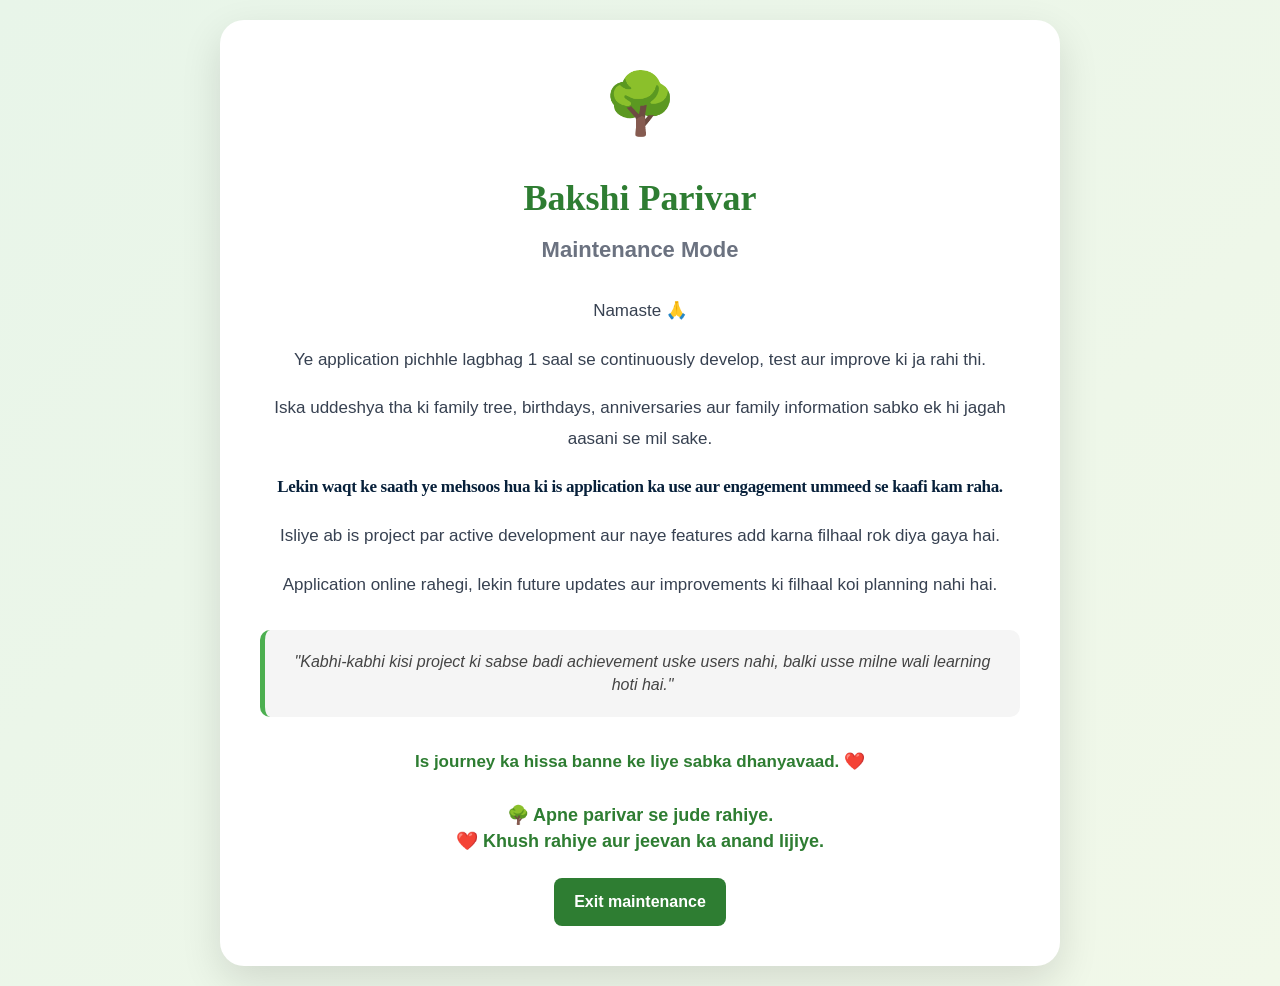
<file: index.html>
<!doctype html>
<html lang="en" data-critters-container>

<head>

  <meta charset="utf-8">

  <title>Bakshi Parivar | Maintenance Mode</title>

  <meta name="viewport" content="width=device-width, initial-scale=1>

  <meta name=" description">

  <meta name="theme-color" content="#2e7d32">

  <!-- Open Graph -->

  <meta property="og:title" content="Bakshi Parivar | Maintenance Mode">

  <meta property="og:description" content="A family heritage project built with dedication, learning, and love. The project is now in maintenance mode.">

  <meta property="og:type" content="website">

  <meta property="og:image" content="assets/images/family-preview.webp">

  <!-- Twitter -->

  <meta name="twitter:card" content="summary_large_image">

  <meta name="twitter:title" content="Bakshi Parivar | Maintenance Mode">

  <meta name="twitter:description" content="A family heritage project built with dedication, learning, and love. The project is now in maintenance mode.">

  <link rel="icon" type="image/x-icon" href="favicon.ico">
  <link rel="manifest" href="manifest.webmanifest">

<style>html{--mat-option-selected-state-label-text-color:#3f51b5;--mat-option-label-text-color:rgba(0, 0, 0, .87);--mat-option-hover-state-layer-color:rgba(0, 0, 0, .04);--mat-option-focus-state-layer-color:rgba(0, 0, 0, .04);--mat-option-selected-state-layer-color:rgba(0, 0, 0, .04)}html{--mat-optgroup-label-text-color:rgba(0, 0, 0, .87)}html{--mat-option-label-text-font:Roboto, sans-serif;--mat-option-label-text-line-height:24px;--mat-option-label-text-size:16px;--mat-option-label-text-tracking:.03125em;--mat-option-label-text-weight:400}html{--mat-optgroup-label-text-font:Roboto, sans-serif;--mat-optgroup-label-text-line-height:24px;--mat-optgroup-label-text-size:16px;--mat-optgroup-label-text-tracking:.03125em;--mat-optgroup-label-text-weight:400}html{--mdc-filled-text-field-caret-color:#3f51b5;--mdc-filled-text-field-focus-active-indicator-color:#3f51b5;--mdc-filled-text-field-focus-label-text-color:rgba(63, 81, 181, .87);--mdc-filled-text-field-container-color:whitesmoke;--mdc-filled-text-field-disabled-container-color:#fafafa;--mdc-filled-text-field-label-text-color:rgba(0, 0, 0, .6);--mdc-filled-text-field-disabled-label-text-color:rgba(0, 0, 0, .38);--mdc-filled-text-field-input-text-color:rgba(0, 0, 0, .87);--mdc-filled-text-field-disabled-input-text-color:rgba(0, 0, 0, .38);--mdc-filled-text-field-input-text-placeholder-color:rgba(0, 0, 0, .6);--mdc-filled-text-field-error-focus-label-text-color:#f44336;--mdc-filled-text-field-error-label-text-color:#f44336;--mdc-filled-text-field-error-caret-color:#f44336;--mdc-filled-text-field-active-indicator-color:rgba(0, 0, 0, .42);--mdc-filled-text-field-disabled-active-indicator-color:rgba(0, 0, 0, .06);--mdc-filled-text-field-hover-active-indicator-color:rgba(0, 0, 0, .87);--mdc-filled-text-field-error-active-indicator-color:#f44336;--mdc-filled-text-field-error-focus-active-indicator-color:#f44336;--mdc-filled-text-field-error-hover-active-indicator-color:#f44336;--mdc-outlined-text-field-caret-color:#3f51b5;--mdc-outlined-text-field-focus-outline-color:#3f51b5;--mdc-outlined-text-field-focus-label-text-color:rgba(63, 81, 181, .87);--mdc-outlined-text-field-label-text-color:rgba(0, 0, 0, .6);--mdc-outlined-text-field-disabled-label-text-color:rgba(0, 0, 0, .38);--mdc-outlined-text-field-input-text-color:rgba(0, 0, 0, .87);--mdc-outlined-text-field-disabled-input-text-color:rgba(0, 0, 0, .38);--mdc-outlined-text-field-input-text-placeholder-color:rgba(0, 0, 0, .6);--mdc-outlined-text-field-error-caret-color:#f44336;--mdc-outlined-text-field-error-focus-label-text-color:#f44336;--mdc-outlined-text-field-error-label-text-color:#f44336;--mdc-outlined-text-field-outline-color:rgba(0, 0, 0, .38);--mdc-outlined-text-field-disabled-outline-color:rgba(0, 0, 0, .06);--mdc-outlined-text-field-hover-outline-color:rgba(0, 0, 0, .87);--mdc-outlined-text-field-error-focus-outline-color:#f44336;--mdc-outlined-text-field-error-hover-outline-color:#f44336;--mdc-outlined-text-field-error-outline-color:#f44336;--mat-form-field-disabled-input-text-placeholder-color:rgba(0, 0, 0, .38)}html{--mdc-filled-text-field-label-text-font:Roboto, sans-serif;--mdc-filled-text-field-label-text-size:16px;--mdc-filled-text-field-label-text-tracking:.03125em;--mdc-filled-text-field-label-text-weight:400;--mdc-outlined-text-field-label-text-font:Roboto, sans-serif;--mdc-outlined-text-field-label-text-size:16px;--mdc-outlined-text-field-label-text-tracking:.03125em;--mdc-outlined-text-field-label-text-weight:400;--mat-form-field-container-text-font:Roboto, sans-serif;--mat-form-field-container-text-line-height:24px;--mat-form-field-container-text-size:16px;--mat-form-field-container-text-tracking:.03125em;--mat-form-field-container-text-weight:400;--mat-form-field-outlined-label-text-populated-size:16px;--mat-form-field-subscript-text-font:Roboto, sans-serif;--mat-form-field-subscript-text-line-height:20px;--mat-form-field-subscript-text-size:12px;--mat-form-field-subscript-text-tracking:.0333333333em;--mat-form-field-subscript-text-weight:400}html{--mat-select-panel-background-color:white;--mat-select-enabled-trigger-text-color:rgba(0, 0, 0, .87);--mat-select-disabled-trigger-text-color:rgba(0, 0, 0, .38);--mat-select-placeholder-text-color:rgba(0, 0, 0, .6);--mat-select-enabled-arrow-color:rgba(0, 0, 0, .54);--mat-select-disabled-arrow-color:rgba(0, 0, 0, .38);--mat-select-focused-arrow-color:rgba(63, 81, 181, .87);--mat-select-invalid-arrow-color:rgba(244, 67, 54, .87)}html{--mat-select-trigger-text-font:Roboto, sans-serif;--mat-select-trigger-text-line-height:24px;--mat-select-trigger-text-size:16px;--mat-select-trigger-text-tracking:.03125em;--mat-select-trigger-text-weight:400}html{--mat-autocomplete-background-color:white}html{--mat-menu-item-label-text-color:rgba(0, 0, 0, .87);--mat-menu-item-icon-color:rgba(0, 0, 0, .87);--mat-menu-item-hover-state-layer-color:rgba(0, 0, 0, .04);--mat-menu-item-focus-state-layer-color:rgba(0, 0, 0, .04);--mat-menu-container-color:white}html{--mat-menu-item-label-text-font:Roboto, sans-serif;--mat-menu-item-label-text-size:16px;--mat-menu-item-label-text-tracking:.03125em;--mat-menu-item-label-text-line-height:24px;--mat-menu-item-label-text-weight:400}html{--mat-paginator-container-text-color:rgba(0, 0, 0, .87);--mat-paginator-container-background-color:white;--mat-paginator-enabled-icon-color:rgba(0, 0, 0, .54);--mat-paginator-disabled-icon-color:rgba(0, 0, 0, .12)}html{--mat-paginator-container-size:56px}html{--mat-paginator-container-text-font:Roboto, sans-serif;--mat-paginator-container-text-line-height:20px;--mat-paginator-container-text-size:12px;--mat-paginator-container-text-tracking:.0333333333em;--mat-paginator-container-text-weight:400;--mat-paginator-select-trigger-text-size:12px}html{--mdc-checkbox-disabled-selected-icon-color:rgba(0, 0, 0, .38);--mdc-checkbox-disabled-unselected-icon-color:rgba(0, 0, 0, .38);--mdc-checkbox-selected-checkmark-color:#fff;--mdc-checkbox-selected-focus-icon-color:#ff4081;--mdc-checkbox-selected-hover-icon-color:#ff4081;--mdc-checkbox-selected-icon-color:#ff4081;--mdc-checkbox-selected-pressed-icon-color:#ff4081;--mdc-checkbox-unselected-focus-icon-color:#212121;--mdc-checkbox-unselected-hover-icon-color:#212121;--mdc-checkbox-unselected-icon-color:rgba(0, 0, 0, .54);--mdc-checkbox-unselected-pressed-icon-color:rgba(0, 0, 0, .54);--mdc-checkbox-selected-focus-state-layer-color:#ff4081;--mdc-checkbox-selected-hover-state-layer-color:#ff4081;--mdc-checkbox-selected-pressed-state-layer-color:#ff4081;--mdc-checkbox-unselected-focus-state-layer-color:black;--mdc-checkbox-unselected-hover-state-layer-color:black;--mdc-checkbox-unselected-pressed-state-layer-color:black}html{--mdc-checkbox-state-layer-size:40px}html{--mat-table-background-color:white;--mat-table-header-headline-color:rgba(0, 0, 0, .87);--mat-table-row-item-label-text-color:rgba(0, 0, 0, .87);--mat-table-row-item-outline-color:rgba(0, 0, 0, .12)}html{--mat-table-header-container-height:56px;--mat-table-footer-container-height:52px;--mat-table-row-item-container-height:52px}html{--mat-table-header-headline-font:Roboto, sans-serif;--mat-table-header-headline-line-height:22px;--mat-table-header-headline-size:14px;--mat-table-header-headline-weight:500;--mat-table-header-headline-tracking:.0071428571em;--mat-table-row-item-label-text-font:Roboto, sans-serif;--mat-table-row-item-label-text-line-height:20px;--mat-table-row-item-label-text-size:14px;--mat-table-row-item-label-text-weight:400;--mat-table-row-item-label-text-tracking:.0178571429em;--mat-table-footer-supporting-text-font:Roboto, sans-serif;--mat-table-footer-supporting-text-line-height:20px;--mat-table-footer-supporting-text-size:14px;--mat-table-footer-supporting-text-weight:400;--mat-table-footer-supporting-text-tracking:.0178571429em}html{--mat-badge-background-color:#3f51b5;--mat-badge-text-color:white;--mat-badge-disabled-state-background-color:#b9b9b9;--mat-badge-disabled-state-text-color:rgba(0, 0, 0, .38)}html{--mat-badge-text-font:Roboto, sans-serif;--mat-badge-text-size:12px;--mat-badge-text-weight:600;--mat-badge-small-size-text-size:9px;--mat-badge-large-size-text-size:24px}html{--mat-bottom-sheet-container-text-color:rgba(0, 0, 0, .87);--mat-bottom-sheet-container-background-color:white}html{--mat-bottom-sheet-container-text-font:Roboto, sans-serif;--mat-bottom-sheet-container-text-line-height:20px;--mat-bottom-sheet-container-text-size:14px;--mat-bottom-sheet-container-text-tracking:.0178571429em;--mat-bottom-sheet-container-text-weight:400}html{--mat-legacy-button-toggle-text-color:rgba(0, 0, 0, .38);--mat-legacy-button-toggle-state-layer-color:rgba(0, 0, 0, .12);--mat-legacy-button-toggle-selected-state-text-color:rgba(0, 0, 0, .54);--mat-legacy-button-toggle-selected-state-background-color:#e0e0e0;--mat-legacy-button-toggle-disabled-state-text-color:rgba(0, 0, 0, .26);--mat-legacy-button-toggle-disabled-state-background-color:#eeeeee;--mat-legacy-button-toggle-disabled-selected-state-background-color:#bdbdbd;--mat-standard-button-toggle-text-color:rgba(0, 0, 0, .87);--mat-standard-button-toggle-background-color:white;--mat-standard-button-toggle-state-layer-color:black;--mat-standard-button-toggle-selected-state-background-color:#e0e0e0;--mat-standard-button-toggle-selected-state-text-color:rgba(0, 0, 0, .87);--mat-standard-button-toggle-disabled-state-text-color:rgba(0, 0, 0, .26);--mat-standard-button-toggle-disabled-state-background-color:white;--mat-standard-button-toggle-disabled-selected-state-text-color:rgba(0, 0, 0, .87);--mat-standard-button-toggle-disabled-selected-state-background-color:#bdbdbd;--mat-standard-button-toggle-divider-color:#e0e0e0}html{--mat-standard-button-toggle-height:48px}html{--mat-legacy-button-toggle-text-font:Roboto, sans-serif;--mat-standard-button-toggle-text-font:Roboto, sans-serif}html{--mat-datepicker-calendar-date-selected-state-text-color:white;--mat-datepicker-calendar-date-selected-state-background-color:#3f51b5;--mat-datepicker-calendar-date-selected-disabled-state-background-color:rgba(63, 81, 181, .4);--mat-datepicker-calendar-date-today-selected-state-outline-color:white;--mat-datepicker-calendar-date-focus-state-background-color:rgba(63, 81, 181, .3);--mat-datepicker-calendar-date-hover-state-background-color:rgba(63, 81, 181, .3);--mat-datepicker-toggle-active-state-icon-color:#3f51b5;--mat-datepicker-calendar-date-in-range-state-background-color:rgba(63, 81, 181, .2);--mat-datepicker-calendar-date-in-comparison-range-state-background-color:rgba(249, 171, 0, .2);--mat-datepicker-calendar-date-in-overlap-range-state-background-color:#a8dab5;--mat-datepicker-calendar-date-in-overlap-range-selected-state-background-color:#46a35e;--mat-datepicker-toggle-icon-color:rgba(0, 0, 0, .54);--mat-datepicker-calendar-body-label-text-color:rgba(0, 0, 0, .54);--mat-datepicker-calendar-period-button-icon-color:rgba(0, 0, 0, .54);--mat-datepicker-calendar-navigation-button-icon-color:rgba(0, 0, 0, .54);--mat-datepicker-calendar-header-divider-color:rgba(0, 0, 0, .12);--mat-datepicker-calendar-header-text-color:rgba(0, 0, 0, .54);--mat-datepicker-calendar-date-today-outline-color:rgba(0, 0, 0, .38);--mat-datepicker-calendar-date-today-disabled-state-outline-color:rgba(0, 0, 0, .18);--mat-datepicker-calendar-date-text-color:rgba(0, 0, 0, .87);--mat-datepicker-calendar-date-outline-color:transparent;--mat-datepicker-calendar-date-disabled-state-text-color:rgba(0, 0, 0, .38);--mat-datepicker-calendar-date-preview-state-outline-color:rgba(0, 0, 0, .24);--mat-datepicker-range-input-separator-color:rgba(0, 0, 0, .87);--mat-datepicker-range-input-disabled-state-separator-color:rgba(0, 0, 0, .38);--mat-datepicker-range-input-disabled-state-text-color:rgba(0, 0, 0, .38);--mat-datepicker-calendar-container-background-color:white;--mat-datepicker-calendar-container-text-color:rgba(0, 0, 0, .87)}html{--mat-datepicker-calendar-text-font:Roboto, sans-serif;--mat-datepicker-calendar-text-size:13px;--mat-datepicker-calendar-body-label-text-size:14px;--mat-datepicker-calendar-body-label-text-weight:500;--mat-datepicker-calendar-period-button-text-size:14px;--mat-datepicker-calendar-period-button-text-weight:500;--mat-datepicker-calendar-header-text-size:11px;--mat-datepicker-calendar-header-text-weight:400}html{--mat-divider-color:rgba(0, 0, 0, .12)}html{--mat-expansion-container-background-color:white;--mat-expansion-container-text-color:rgba(0, 0, 0, .87);--mat-expansion-actions-divider-color:rgba(0, 0, 0, .12);--mat-expansion-header-hover-state-layer-color:rgba(0, 0, 0, .04);--mat-expansion-header-focus-state-layer-color:rgba(0, 0, 0, .04);--mat-expansion-header-disabled-state-text-color:rgba(0, 0, 0, .26);--mat-expansion-header-text-color:rgba(0, 0, 0, .87);--mat-expansion-header-description-color:rgba(0, 0, 0, .54);--mat-expansion-header-indicator-color:rgba(0, 0, 0, .54)}html{--mat-expansion-header-collapsed-state-height:48px;--mat-expansion-header-expanded-state-height:64px}html{--mat-expansion-header-text-font:Roboto, sans-serif;--mat-expansion-header-text-size:14px;--mat-expansion-header-text-weight:500;--mat-expansion-header-text-line-height:inherit;--mat-expansion-header-text-tracking:inherit;--mat-expansion-container-text-font:Roboto, sans-serif;--mat-expansion-container-text-line-height:20px;--mat-expansion-container-text-size:14px;--mat-expansion-container-text-tracking:.0178571429em;--mat-expansion-container-text-weight:400}html{--mat-grid-list-tile-header-primary-text-size:14px;--mat-grid-list-tile-header-secondary-text-size:12px;--mat-grid-list-tile-footer-primary-text-size:14px;--mat-grid-list-tile-footer-secondary-text-size:12px}html{--mat-icon-color:inherit}html{--mat-sidenav-container-divider-color:rgba(0, 0, 0, .12);--mat-sidenav-container-background-color:white;--mat-sidenav-container-text-color:rgba(0, 0, 0, .87);--mat-sidenav-content-background-color:#fafafa;--mat-sidenav-content-text-color:rgba(0, 0, 0, .87);--mat-sidenav-scrim-color:rgba(0, 0, 0, .6)}html{--mat-stepper-header-icon-foreground-color:white;--mat-stepper-header-selected-state-icon-background-color:#3f51b5;--mat-stepper-header-selected-state-icon-foreground-color:white;--mat-stepper-header-done-state-icon-background-color:#3f51b5;--mat-stepper-header-done-state-icon-foreground-color:white;--mat-stepper-header-edit-state-icon-background-color:#3f51b5;--mat-stepper-header-edit-state-icon-foreground-color:white;--mat-stepper-container-color:white;--mat-stepper-line-color:rgba(0, 0, 0, .12);--mat-stepper-header-hover-state-layer-color:rgba(0, 0, 0, .04);--mat-stepper-header-focus-state-layer-color:rgba(0, 0, 0, .04);--mat-stepper-header-label-text-color:rgba(0, 0, 0, .54);--mat-stepper-header-optional-label-text-color:rgba(0, 0, 0, .54);--mat-stepper-header-selected-state-label-text-color:rgba(0, 0, 0, .87);--mat-stepper-header-error-state-label-text-color:#f44336;--mat-stepper-header-icon-background-color:rgba(0, 0, 0, .54);--mat-stepper-header-error-state-icon-foreground-color:#f44336;--mat-stepper-header-error-state-icon-background-color:transparent}html{--mat-stepper-header-height:72px}html{--mat-stepper-container-text-font:Roboto, sans-serif;--mat-stepper-header-label-text-font:Roboto, sans-serif;--mat-stepper-header-label-text-size:14px;--mat-stepper-header-label-text-weight:400;--mat-stepper-header-error-state-label-text-size:16px;--mat-stepper-header-selected-state-label-text-size:16px;--mat-stepper-header-selected-state-label-text-weight:400}html{--mat-toolbar-container-background-color:whitesmoke;--mat-toolbar-container-text-color:rgba(0, 0, 0, .87)}html{--mat-toolbar-standard-height:64px;--mat-toolbar-mobile-height:56px}html{--mat-toolbar-title-text-font:Roboto, sans-serif;--mat-toolbar-title-text-line-height:32px;--mat-toolbar-title-text-size:20px;--mat-toolbar-title-text-tracking:.0125em;--mat-toolbar-title-text-weight:500}:root{--font-sans:"Poppins", "Segoe UI", Roboto, "Helvetica Neue", Arial, sans-serif;--font-serif:"Merriweather", Georgia, "Times New Roman", serif;--text-color:#0d2538;--muted-color:#3b5998;--bg:#f7fbff;--link-color:#0d47a1;--footer-bg:rgba(255, 255, 255, .9);--footer-text:rgba(13, 37, 56, .75)}html,body{height:100%}body{margin:0;font-family:var(--font-sans);color:var(--text-color);background:var(--bg);-webkit-font-smoothing:antialiased;-moz-osx-font-smoothing:grayscale;line-height:1.45;padding-bottom:56px;transition:background-color .24s ease,color .24s ease}</style><link rel="stylesheet" href="styles.a22a3c7915fc0750.css" media="print" onload="this.media='all'"><noscript><link rel="stylesheet" href="styles.a22a3c7915fc0750.css"></noscript></head>

<body>

  <app-root></app-root>

<script src="runtime.0bc67e3d30bd95b0.js" type="module"></script><script src="polyfills.830e860ec478c3ed.js" type="module"></script><script src="main.693b6ba1c4d729be.js" type="module"></script></body>

</html>
</file>
<file: styles.a22a3c7915fc0750.css>
.mat-ripple{overflow:hidden;position:relative}.mat-ripple:not(:empty){transform:translateZ(0)}.mat-ripple.mat-ripple-unbounded{overflow:visible}.mat-ripple-element{position:absolute;border-radius:50%;pointer-events:none;transition:opacity,transform 0ms cubic-bezier(0,0,.2,1);transform:scale3d(0,0,0)}.cdk-high-contrast-active .mat-ripple-element{display:none}.cdk-visually-hidden{border:0;clip:rect(0 0 0 0);height:1px;margin:-1px;overflow:hidden;padding:0;position:absolute;width:1px;white-space:nowrap;outline:0;-webkit-appearance:none;-moz-appearance:none;left:0}[dir=rtl] .cdk-visually-hidden{left:auto;right:0}.cdk-overlay-container,.cdk-global-overlay-wrapper{pointer-events:none;top:0;left:0;height:100%;width:100%}.cdk-overlay-container{position:fixed;z-index:1000}.cdk-overlay-container:empty{display:none}.cdk-global-overlay-wrapper{display:flex;position:absolute;z-index:1000}.cdk-overlay-pane{position:absolute;pointer-events:auto;box-sizing:border-box;z-index:1000;display:flex;max-width:100%;max-height:100%}.cdk-overlay-backdrop{position:absolute;inset:0;z-index:1000;pointer-events:auto;-webkit-tap-highlight-color:rgba(0,0,0,0);transition:opacity .4s cubic-bezier(.25,.8,.25,1);opacity:0}.cdk-overlay-backdrop.cdk-overlay-backdrop-showing{opacity:1}.cdk-high-contrast-active .cdk-overlay-backdrop.cdk-overlay-backdrop-showing{opacity:.6}.cdk-overlay-dark-backdrop{background:rgba(0,0,0,.32)}.cdk-overlay-transparent-backdrop{transition:visibility 1ms linear,opacity 1ms linear;visibility:hidden;opacity:1}.cdk-overlay-transparent-backdrop.cdk-overlay-backdrop-showing{opacity:0;visibility:visible}.cdk-overlay-backdrop-noop-animation{transition:none}.cdk-overlay-connected-position-bounding-box{position:absolute;z-index:1000;display:flex;flex-direction:column;min-width:1px;min-height:1px}.cdk-global-scrollblock{position:fixed;width:100%;overflow-y:scroll}textarea.cdk-textarea-autosize{resize:none}textarea.cdk-textarea-autosize-measuring{padding:2px 0!important;box-sizing:content-box!important;height:auto!important;overflow:hidden!important}textarea.cdk-textarea-autosize-measuring-firefox{padding:2px 0!important;box-sizing:content-box!important;height:0!important}@keyframes cdk-text-field-autofill-start{}@keyframes cdk-text-field-autofill-end{}.cdk-text-field-autofill-monitored:-webkit-autofill{animation:cdk-text-field-autofill-start 0s 1ms}.cdk-text-field-autofill-monitored:not(:-webkit-autofill){animation:cdk-text-field-autofill-end 0s 1ms}.mat-focus-indicator{position:relative}.mat-focus-indicator:before{inset:0;position:absolute;box-sizing:border-box;pointer-events:none;display:var(--mat-focus-indicator-display, none);border:var(--mat-focus-indicator-border-width, 3px) var(--mat-focus-indicator-border-style, solid) var(--mat-focus-indicator-border-color, transparent);border-radius:var(--mat-focus-indicator-border-radius, 4px)}.mat-focus-indicator:focus:before{content:""}.cdk-high-contrast-active{--mat-focus-indicator-display: block}.mat-mdc-focus-indicator{position:relative}.mat-mdc-focus-indicator:before{inset:0;position:absolute;box-sizing:border-box;pointer-events:none;display:var(--mat-mdc-focus-indicator-display, none);border:var(--mat-mdc-focus-indicator-border-width, 3px) var(--mat-mdc-focus-indicator-border-style, solid) var(--mat-mdc-focus-indicator-border-color, transparent);border-radius:var(--mat-mdc-focus-indicator-border-radius, 4px)}.mat-mdc-focus-indicator:focus:before{content:""}.cdk-high-contrast-active{--mat-mdc-focus-indicator-display: block}.mat-ripple-element{background-color:#0000001a}html{--mat-option-selected-state-label-text-color:#3f51b5;--mat-option-label-text-color:rgba(0, 0, 0, .87);--mat-option-hover-state-layer-color:rgba(0, 0, 0, .04);--mat-option-focus-state-layer-color:rgba(0, 0, 0, .04);--mat-option-selected-state-layer-color:rgba(0, 0, 0, .04)}.mat-accent{--mat-option-selected-state-label-text-color:#ff4081}.mat-warn{--mat-option-selected-state-label-text-color:#f44336}html{--mat-optgroup-label-text-color:rgba(0, 0, 0, .87)}.mat-pseudo-checkbox-full{color:#0000008a}.mat-pseudo-checkbox-full.mat-pseudo-checkbox-disabled{color:#b0b0b0}.mat-primary .mat-pseudo-checkbox-checked.mat-pseudo-checkbox-minimal:after,.mat-primary .mat-pseudo-checkbox-indeterminate.mat-pseudo-checkbox-minimal:after{color:#3f51b5}.mat-primary .mat-pseudo-checkbox-checked.mat-pseudo-checkbox-full,.mat-primary .mat-pseudo-checkbox-indeterminate.mat-pseudo-checkbox-full{background:#3f51b5}.mat-primary .mat-pseudo-checkbox-checked.mat-pseudo-checkbox-full:after,.mat-primary .mat-pseudo-checkbox-indeterminate.mat-pseudo-checkbox-full:after{color:#fafafa}.mat-pseudo-checkbox-checked.mat-pseudo-checkbox-minimal:after,.mat-pseudo-checkbox-indeterminate.mat-pseudo-checkbox-minimal:after{color:#ff4081}.mat-pseudo-checkbox-checked.mat-pseudo-checkbox-full,.mat-pseudo-checkbox-indeterminate.mat-pseudo-checkbox-full{background:#ff4081}.mat-pseudo-checkbox-checked.mat-pseudo-checkbox-full:after,.mat-pseudo-checkbox-indeterminate.mat-pseudo-checkbox-full:after{color:#fafafa}.mat-accent .mat-pseudo-checkbox-checked.mat-pseudo-checkbox-minimal:after,.mat-accent .mat-pseudo-checkbox-indeterminate.mat-pseudo-checkbox-minimal:after{color:#ff4081}.mat-accent .mat-pseudo-checkbox-checked.mat-pseudo-checkbox-full,.mat-accent .mat-pseudo-checkbox-indeterminate.mat-pseudo-checkbox-full{background:#ff4081}.mat-accent .mat-pseudo-checkbox-checked.mat-pseudo-checkbox-full:after,.mat-accent .mat-pseudo-checkbox-indeterminate.mat-pseudo-checkbox-full:after{color:#fafafa}.mat-warn .mat-pseudo-checkbox-checked.mat-pseudo-checkbox-minimal:after,.mat-warn .mat-pseudo-checkbox-indeterminate.mat-pseudo-checkbox-minimal:after{color:#f44336}.mat-warn .mat-pseudo-checkbox-checked.mat-pseudo-checkbox-full,.mat-warn .mat-pseudo-checkbox-indeterminate.mat-pseudo-checkbox-full{background:#f44336}.mat-warn .mat-pseudo-checkbox-checked.mat-pseudo-checkbox-full:after,.mat-warn .mat-pseudo-checkbox-indeterminate.mat-pseudo-checkbox-full:after{color:#fafafa}.mat-pseudo-checkbox-disabled.mat-pseudo-checkbox-checked.mat-pseudo-checkbox-minimal:after,.mat-pseudo-checkbox-disabled.mat-pseudo-checkbox-indeterminate.mat-pseudo-checkbox-minimal:after{color:#b0b0b0}.mat-pseudo-checkbox-disabled.mat-pseudo-checkbox-checked.mat-pseudo-checkbox-full,.mat-pseudo-checkbox-disabled.mat-pseudo-checkbox-indeterminate.mat-pseudo-checkbox-full{background:#b0b0b0}.mat-app-background{background-color:#fafafa;color:#000000de}.mat-elevation-z0,.mat-mdc-elevation-specific.mat-elevation-z0{box-shadow:0 0 #0003,0 0 #00000024,0 0 #0000001f}.mat-elevation-z1,.mat-mdc-elevation-specific.mat-elevation-z1{box-shadow:0 2px 1px -1px #0003,0 1px 1px #00000024,0 1px 3px #0000001f}.mat-elevation-z2,.mat-mdc-elevation-specific.mat-elevation-z2{box-shadow:0 3px 1px -2px #0003,0 2px 2px #00000024,0 1px 5px #0000001f}.mat-elevation-z3,.mat-mdc-elevation-specific.mat-elevation-z3{box-shadow:0 3px 3px -2px #0003,0 3px 4px #00000024,0 1px 8px #0000001f}.mat-elevation-z4,.mat-mdc-elevation-specific.mat-elevation-z4{box-shadow:0 2px 4px -1px #0003,0 4px 5px #00000024,0 1px 10px #0000001f}.mat-elevation-z5,.mat-mdc-elevation-specific.mat-elevation-z5{box-shadow:0 3px 5px -1px #0003,0 5px 8px #00000024,0 1px 14px #0000001f}.mat-elevation-z6,.mat-mdc-elevation-specific.mat-elevation-z6{box-shadow:0 3px 5px -1px #0003,0 6px 10px #00000024,0 1px 18px #0000001f}.mat-elevation-z7,.mat-mdc-elevation-specific.mat-elevation-z7{box-shadow:0 4px 5px -2px #0003,0 7px 10px 1px #00000024,0 2px 16px 1px #0000001f}.mat-elevation-z8,.mat-mdc-elevation-specific.mat-elevation-z8{box-shadow:0 5px 5px -3px #0003,0 8px 10px 1px #00000024,0 3px 14px 2px #0000001f}.mat-elevation-z9,.mat-mdc-elevation-specific.mat-elevation-z9{box-shadow:0 5px 6px -3px #0003,0 9px 12px 1px #00000024,0 3px 16px 2px #0000001f}.mat-elevation-z10,.mat-mdc-elevation-specific.mat-elevation-z10{box-shadow:0 6px 6px -3px #0003,0 10px 14px 1px #00000024,0 4px 18px 3px #0000001f}.mat-elevation-z11,.mat-mdc-elevation-specific.mat-elevation-z11{box-shadow:0 6px 7px -4px #0003,0 11px 15px 1px #00000024,0 4px 20px 3px #0000001f}.mat-elevation-z12,.mat-mdc-elevation-specific.mat-elevation-z12{box-shadow:0 7px 8px -4px #0003,0 12px 17px 2px #00000024,0 5px 22px 4px #0000001f}.mat-elevation-z13,.mat-mdc-elevation-specific.mat-elevation-z13{box-shadow:0 7px 8px -4px #0003,0 13px 19px 2px #00000024,0 5px 24px 4px #0000001f}.mat-elevation-z14,.mat-mdc-elevation-specific.mat-elevation-z14{box-shadow:0 7px 9px -4px #0003,0 14px 21px 2px #00000024,0 5px 26px 4px #0000001f}.mat-elevation-z15,.mat-mdc-elevation-specific.mat-elevation-z15{box-shadow:0 8px 9px -5px #0003,0 15px 22px 2px #00000024,0 6px 28px 5px #0000001f}.mat-elevation-z16,.mat-mdc-elevation-specific.mat-elevation-z16{box-shadow:0 8px 10px -5px #0003,0 16px 24px 2px #00000024,0 6px 30px 5px #0000001f}.mat-elevation-z17,.mat-mdc-elevation-specific.mat-elevation-z17{box-shadow:0 8px 11px -5px #0003,0 17px 26px 2px #00000024,0 6px 32px 5px #0000001f}.mat-elevation-z18,.mat-mdc-elevation-specific.mat-elevation-z18{box-shadow:0 9px 11px -5px #0003,0 18px 28px 2px #00000024,0 7px 34px 6px #0000001f}.mat-elevation-z19,.mat-mdc-elevation-specific.mat-elevation-z19{box-shadow:0 9px 12px -6px #0003,0 19px 29px 2px #00000024,0 7px 36px 6px #0000001f}.mat-elevation-z20,.mat-mdc-elevation-specific.mat-elevation-z20{box-shadow:0 10px 13px -6px #0003,0 20px 31px 3px #00000024,0 8px 38px 7px #0000001f}.mat-elevation-z21,.mat-mdc-elevation-specific.mat-elevation-z21{box-shadow:0 10px 13px -6px #0003,0 21px 33px 3px #00000024,0 8px 40px 7px #0000001f}.mat-elevation-z22,.mat-mdc-elevation-specific.mat-elevation-z22{box-shadow:0 10px 14px -6px #0003,0 22px 35px 3px #00000024,0 8px 42px 7px #0000001f}.mat-elevation-z23,.mat-mdc-elevation-specific.mat-elevation-z23{box-shadow:0 11px 14px -7px #0003,0 23px 36px 3px #00000024,0 9px 44px 8px #0000001f}.mat-elevation-z24,.mat-mdc-elevation-specific.mat-elevation-z24{box-shadow:0 11px 15px -7px #0003,0 24px 38px 3px #00000024,0 9px 46px 8px #0000001f}.mat-theme-loaded-marker{display:none}html{--mat-option-label-text-font:Roboto, sans-serif;--mat-option-label-text-line-height:24px;--mat-option-label-text-size:16px;--mat-option-label-text-tracking:.03125em;--mat-option-label-text-weight:400}html{--mat-optgroup-label-text-font:Roboto, sans-serif;--mat-optgroup-label-text-line-height:24px;--mat-optgroup-label-text-size:16px;--mat-optgroup-label-text-tracking:.03125em;--mat-optgroup-label-text-weight:400}.mat-mdc-card{--mdc-elevated-card-container-color:white;--mdc-elevated-card-container-elevation:0px 2px 1px -1px rgba(0, 0, 0, .2), 0px 1px 1px 0px rgba(0, 0, 0, .14), 0px 1px 3px 0px rgba(0, 0, 0, .12);--mdc-outlined-card-container-color:white;--mdc-outlined-card-outline-color:rgba(0, 0, 0, .12);--mdc-outlined-card-container-elevation:0px 0px 0px 0px rgba(0, 0, 0, .2), 0px 0px 0px 0px rgba(0, 0, 0, .14), 0px 0px 0px 0px rgba(0, 0, 0, .12);--mat-card-subtitle-text-color:rgba(0, 0, 0, .54)}.mat-mdc-card{--mat-card-title-text-font:Roboto, sans-serif;--mat-card-title-text-line-height:32px;--mat-card-title-text-size:20px;--mat-card-title-text-tracking:.0125em;--mat-card-title-text-weight:500;--mat-card-subtitle-text-font:Roboto, sans-serif;--mat-card-subtitle-text-line-height:22px;--mat-card-subtitle-text-size:14px;--mat-card-subtitle-text-tracking:.0071428571em;--mat-card-subtitle-text-weight:500}.mat-mdc-progress-bar{--mdc-linear-progress-active-indicator-color:#3f51b5;--mdc-linear-progress-track-color:rgba(63, 81, 181, .25)}.mat-mdc-progress-bar .mdc-linear-progress__buffer-dots{background-color:#3f51b540;background-color:var(--mdc-linear-progress-track-color, rgba(63, 81, 181, .25))}@media (forced-colors: active){.mat-mdc-progress-bar .mdc-linear-progress__buffer-dots{background-color:ButtonBorder}}@media all and (-ms-high-contrast: none),(-ms-high-contrast: active){.mat-mdc-progress-bar .mdc-linear-progress__buffer-dots{background-color:#0000;background-image:url("data:image/svg+xml,%3Csvg version='1.1' xmlns='http://www.w3.org/2000/svg' xmlns:xlink='http://www.w3.org/1999/xlink' x='0px' y='0px' enable-background='new 0 0 5 2' xml:space='preserve' viewBox='0 0 5 2' preserveAspectRatio='none slice'%3E%3Ccircle cx='1' cy='1' r='1' fill='rgba(63, 81, 181, 0.25)'/%3E%3C/svg%3E")}}.mat-mdc-progress-bar .mdc-linear-progress__buffer-bar{background-color:#3f51b540;background-color:var(--mdc-linear-progress-track-color, rgba(63, 81, 181, .25))}.mat-mdc-progress-bar.mat-accent{--mdc-linear-progress-active-indicator-color:#ff4081;--mdc-linear-progress-track-color:rgba(255, 64, 129, .25)}.mat-mdc-progress-bar.mat-accent .mdc-linear-progress__buffer-dots{background-color:#ff408140;background-color:var(--mdc-linear-progress-track-color, rgba(255, 64, 129, .25))}@media (forced-colors: active){.mat-mdc-progress-bar.mat-accent .mdc-linear-progress__buffer-dots{background-color:ButtonBorder}}@media all and (-ms-high-contrast: none),(-ms-high-contrast: active){.mat-mdc-progress-bar.mat-accent .mdc-linear-progress__buffer-dots{background-color:#0000;background-image:url("data:image/svg+xml,%3Csvg version='1.1' xmlns='http://www.w3.org/2000/svg' xmlns:xlink='http://www.w3.org/1999/xlink' x='0px' y='0px' enable-background='new 0 0 5 2' xml:space='preserve' viewBox='0 0 5 2' preserveAspectRatio='none slice'%3E%3Ccircle cx='1' cy='1' r='1' fill='rgba(255, 64, 129, 0.25)'/%3E%3C/svg%3E")}}.mat-mdc-progress-bar.mat-accent .mdc-linear-progress__buffer-bar{background-color:#ff408140;background-color:var(--mdc-linear-progress-track-color, rgba(255, 64, 129, .25))}.mat-mdc-progress-bar.mat-warn{--mdc-linear-progress-active-indicator-color:#f44336;--mdc-linear-progress-track-color:rgba(244, 67, 54, .25)}@keyframes mdc-linear-progress-buffering{}.mat-mdc-progress-bar.mat-warn .mdc-linear-progress__buffer-dots{background-color:#f4433640;background-color:var(--mdc-linear-progress-track-color, rgba(244, 67, 54, .25))}@media (forced-colors: active){.mat-mdc-progress-bar.mat-warn .mdc-linear-progress__buffer-dots{background-color:ButtonBorder}}@media all and (-ms-high-contrast: none),(-ms-high-contrast: active){.mat-mdc-progress-bar.mat-warn .mdc-linear-progress__buffer-dots{background-color:#0000;background-image:url("data:image/svg+xml,%3Csvg version='1.1' xmlns='http://www.w3.org/2000/svg' xmlns:xlink='http://www.w3.org/1999/xlink' x='0px' y='0px' enable-background='new 0 0 5 2' xml:space='preserve' viewBox='0 0 5 2' preserveAspectRatio='none slice'%3E%3Ccircle cx='1' cy='1' r='1' fill='rgba(244, 67, 54, 0.25)'/%3E%3C/svg%3E")}}.mat-mdc-progress-bar.mat-warn .mdc-linear-progress__buffer-bar{background-color:#f4433640;background-color:var(--mdc-linear-progress-track-color, rgba(244, 67, 54, .25))}.mat-mdc-tooltip{--mdc-plain-tooltip-container-color:#616161;--mdc-plain-tooltip-supporting-text-color:#fff}.mat-mdc-tooltip{--mdc-plain-tooltip-supporting-text-font:Roboto, sans-serif;--mdc-plain-tooltip-supporting-text-size:12px;--mdc-plain-tooltip-supporting-text-weight:400;--mdc-plain-tooltip-supporting-text-tracking:.0333333333em}html{--mdc-filled-text-field-caret-color:#3f51b5;--mdc-filled-text-field-focus-active-indicator-color:#3f51b5;--mdc-filled-text-field-focus-label-text-color:rgba(63, 81, 181, .87);--mdc-filled-text-field-container-color:whitesmoke;--mdc-filled-text-field-disabled-container-color:#fafafa;--mdc-filled-text-field-label-text-color:rgba(0, 0, 0, .6);--mdc-filled-text-field-disabled-label-text-color:rgba(0, 0, 0, .38);--mdc-filled-text-field-input-text-color:rgba(0, 0, 0, .87);--mdc-filled-text-field-disabled-input-text-color:rgba(0, 0, 0, .38);--mdc-filled-text-field-input-text-placeholder-color:rgba(0, 0, 0, .6);--mdc-filled-text-field-error-focus-label-text-color:#f44336;--mdc-filled-text-field-error-label-text-color:#f44336;--mdc-filled-text-field-error-caret-color:#f44336;--mdc-filled-text-field-active-indicator-color:rgba(0, 0, 0, .42);--mdc-filled-text-field-disabled-active-indicator-color:rgba(0, 0, 0, .06);--mdc-filled-text-field-hover-active-indicator-color:rgba(0, 0, 0, .87);--mdc-filled-text-field-error-active-indicator-color:#f44336;--mdc-filled-text-field-error-focus-active-indicator-color:#f44336;--mdc-filled-text-field-error-hover-active-indicator-color:#f44336;--mdc-outlined-text-field-caret-color:#3f51b5;--mdc-outlined-text-field-focus-outline-color:#3f51b5;--mdc-outlined-text-field-focus-label-text-color:rgba(63, 81, 181, .87);--mdc-outlined-text-field-label-text-color:rgba(0, 0, 0, .6);--mdc-outlined-text-field-disabled-label-text-color:rgba(0, 0, 0, .38);--mdc-outlined-text-field-input-text-color:rgba(0, 0, 0, .87);--mdc-outlined-text-field-disabled-input-text-color:rgba(0, 0, 0, .38);--mdc-outlined-text-field-input-text-placeholder-color:rgba(0, 0, 0, .6);--mdc-outlined-text-field-error-caret-color:#f44336;--mdc-outlined-text-field-error-focus-label-text-color:#f44336;--mdc-outlined-text-field-error-label-text-color:#f44336;--mdc-outlined-text-field-outline-color:rgba(0, 0, 0, .38);--mdc-outlined-text-field-disabled-outline-color:rgba(0, 0, 0, .06);--mdc-outlined-text-field-hover-outline-color:rgba(0, 0, 0, .87);--mdc-outlined-text-field-error-focus-outline-color:#f44336;--mdc-outlined-text-field-error-hover-outline-color:#f44336;--mdc-outlined-text-field-error-outline-color:#f44336;--mat-form-field-disabled-input-text-placeholder-color:rgba(0, 0, 0, .38)}.mat-mdc-form-field-error{color:var(--mdc-theme-error, #f44336)}.mat-mdc-form-field-subscript-wrapper,.mat-mdc-form-field-bottom-align:before{-moz-osx-font-smoothing:grayscale;-webkit-font-smoothing:antialiased;font-family:var(--mat-form-field-subscript-text-font);line-height:var(--mat-form-field-subscript-text-line-height);font-size:var(--mat-form-field-subscript-text-size);letter-spacing:var(--mat-form-field-subscript-text-tracking);font-weight:var(--mat-form-field-subscript-text-weight)}.mat-mdc-form-field-focus-overlay{background-color:#000000de}.mat-mdc-form-field:hover .mat-mdc-form-field-focus-overlay{opacity:.04}.mat-mdc-form-field.mat-focused .mat-mdc-form-field-focus-overlay{opacity:.12}.mat-mdc-form-field-type-mat-native-select .mat-mdc-form-field-infix:after{color:#0000008a}.mat-mdc-form-field-type-mat-native-select.mat-focused.mat-primary .mat-mdc-form-field-infix:after{color:#3f51b5de}.mat-mdc-form-field-type-mat-native-select.mat-focused.mat-accent .mat-mdc-form-field-infix:after{color:#ff4081de}.mat-mdc-form-field-type-mat-native-select.mat-focused.mat-warn .mat-mdc-form-field-infix:after{color:#f44336de}.mat-mdc-form-field-type-mat-native-select.mat-form-field-disabled .mat-mdc-form-field-infix:after{color:#00000061}.mat-mdc-form-field.mat-accent{--mdc-filled-text-field-caret-color:#ff4081;--mdc-filled-text-field-focus-active-indicator-color:#ff4081;--mdc-filled-text-field-focus-label-text-color:rgba(255, 64, 129, .87);--mdc-outlined-text-field-caret-color:#ff4081;--mdc-outlined-text-field-focus-outline-color:#ff4081;--mdc-outlined-text-field-focus-label-text-color:rgba(255, 64, 129, .87)}.mat-mdc-form-field.mat-warn{--mdc-filled-text-field-caret-color:#f44336;--mdc-filled-text-field-focus-active-indicator-color:#f44336;--mdc-filled-text-field-focus-label-text-color:rgba(244, 67, 54, .87);--mdc-outlined-text-field-caret-color:#f44336;--mdc-outlined-text-field-focus-outline-color:#f44336;--mdc-outlined-text-field-focus-label-text-color:rgba(244, 67, 54, .87)}.mat-mdc-form-field.mat-mdc-form-field.mat-mdc-form-field.mat-mdc-form-field.mat-mdc-form-field.mat-mdc-form-field .mdc-notched-outline__notch{border-left:1px solid rgba(0,0,0,0)}[dir=rtl] .mat-mdc-form-field.mat-mdc-form-field.mat-mdc-form-field.mat-mdc-form-field.mat-mdc-form-field.mat-mdc-form-field .mdc-notched-outline__notch{border-left:none;border-right:1px solid rgba(0,0,0,0)}.mat-mdc-form-field-infix{min-height:56px}.mat-mdc-text-field-wrapper .mat-mdc-form-field-flex .mat-mdc-floating-label{top:28px}.mat-mdc-text-field-wrapper.mdc-text-field--outlined .mdc-notched-outline--upgraded .mdc-floating-label--float-above{--mat-mdc-form-field-label-transform: translateY( -34.75px) scale(var(--mat-mdc-form-field-floating-label-scale, .75));transform:var(--mat-mdc-form-field-label-transform)}.mat-mdc-text-field-wrapper.mdc-text-field--outlined .mat-mdc-form-field-infix{padding-top:16px;padding-bottom:16px}.mat-mdc-text-field-wrapper:not(.mdc-text-field--outlined) .mat-mdc-form-field-infix{padding-top:24px;padding-bottom:8px}.mdc-text-field--no-label:not(.mdc-text-field--outlined):not(.mdc-text-field--textarea) .mat-mdc-form-field-infix{padding-top:16px;padding-bottom:16px}html{--mdc-filled-text-field-label-text-font:Roboto, sans-serif;--mdc-filled-text-field-label-text-size:16px;--mdc-filled-text-field-label-text-tracking:.03125em;--mdc-filled-text-field-label-text-weight:400;--mdc-outlined-text-field-label-text-font:Roboto, sans-serif;--mdc-outlined-text-field-label-text-size:16px;--mdc-outlined-text-field-label-text-tracking:.03125em;--mdc-outlined-text-field-label-text-weight:400;--mat-form-field-container-text-font:Roboto, sans-serif;--mat-form-field-container-text-line-height:24px;--mat-form-field-container-text-size:16px;--mat-form-field-container-text-tracking:.03125em;--mat-form-field-container-text-weight:400;--mat-form-field-outlined-label-text-populated-size:16px;--mat-form-field-subscript-text-font:Roboto, sans-serif;--mat-form-field-subscript-text-line-height:20px;--mat-form-field-subscript-text-size:12px;--mat-form-field-subscript-text-tracking:.0333333333em;--mat-form-field-subscript-text-weight:400}html{--mat-select-panel-background-color:white;--mat-select-enabled-trigger-text-color:rgba(0, 0, 0, .87);--mat-select-disabled-trigger-text-color:rgba(0, 0, 0, .38);--mat-select-placeholder-text-color:rgba(0, 0, 0, .6);--mat-select-enabled-arrow-color:rgba(0, 0, 0, .54);--mat-select-disabled-arrow-color:rgba(0, 0, 0, .38);--mat-select-focused-arrow-color:rgba(63, 81, 181, .87);--mat-select-invalid-arrow-color:rgba(244, 67, 54, .87)}html .mat-mdc-form-field.mat-accent{--mat-select-panel-background-color:white;--mat-select-enabled-trigger-text-color:rgba(0, 0, 0, .87);--mat-select-disabled-trigger-text-color:rgba(0, 0, 0, .38);--mat-select-placeholder-text-color:rgba(0, 0, 0, .6);--mat-select-enabled-arrow-color:rgba(0, 0, 0, .54);--mat-select-disabled-arrow-color:rgba(0, 0, 0, .38);--mat-select-focused-arrow-color:rgba(255, 64, 129, .87);--mat-select-invalid-arrow-color:rgba(244, 67, 54, .87)}html .mat-mdc-form-field.mat-warn{--mat-select-panel-background-color:white;--mat-select-enabled-trigger-text-color:rgba(0, 0, 0, .87);--mat-select-disabled-trigger-text-color:rgba(0, 0, 0, .38);--mat-select-placeholder-text-color:rgba(0, 0, 0, .6);--mat-select-enabled-arrow-color:rgba(0, 0, 0, .54);--mat-select-disabled-arrow-color:rgba(0, 0, 0, .38);--mat-select-focused-arrow-color:rgba(244, 67, 54, .87);--mat-select-invalid-arrow-color:rgba(244, 67, 54, .87)}html{--mat-select-trigger-text-font:Roboto, sans-serif;--mat-select-trigger-text-line-height:24px;--mat-select-trigger-text-size:16px;--mat-select-trigger-text-tracking:.03125em;--mat-select-trigger-text-weight:400}html{--mat-autocomplete-background-color:white}.mat-mdc-dialog-container{--mdc-dialog-container-color:white;--mdc-dialog-subhead-color:rgba(0, 0, 0, .87);--mdc-dialog-supporting-text-color:rgba(0, 0, 0, .6)}.mat-mdc-dialog-container{--mdc-dialog-subhead-font:Roboto, sans-serif;--mdc-dialog-subhead-line-height:32px;--mdc-dialog-subhead-size:20px;--mdc-dialog-subhead-weight:500;--mdc-dialog-subhead-tracking:.0125em;--mdc-dialog-supporting-text-font:Roboto, sans-serif;--mdc-dialog-supporting-text-line-height:24px;--mdc-dialog-supporting-text-size:16px;--mdc-dialog-supporting-text-weight:400;--mdc-dialog-supporting-text-tracking:.03125em}.mat-mdc-standard-chip{--mdc-chip-disabled-label-text-color:#212121;--mdc-chip-elevated-container-color:#e0e0e0;--mdc-chip-elevated-disabled-container-color:#e0e0e0;--mdc-chip-focus-state-layer-color:black;--mdc-chip-focus-state-layer-opacity:.12;--mdc-chip-label-text-color:#212121;--mdc-chip-with-icon-icon-color:#212121;--mdc-chip-with-icon-disabled-icon-color:#212121;--mdc-chip-with-icon-selected-icon-color:#212121;--mdc-chip-with-trailing-icon-disabled-trailing-icon-color:#212121;--mdc-chip-with-trailing-icon-trailing-icon-color:#212121}.mat-mdc-standard-chip.mat-mdc-chip-selected.mat-primary,.mat-mdc-standard-chip.mat-mdc-chip-highlighted.mat-primary{--mdc-chip-disabled-label-text-color:white;--mdc-chip-elevated-container-color:#3f51b5;--mdc-chip-elevated-disabled-container-color:#3f51b5;--mdc-chip-focus-state-layer-color:black;--mdc-chip-focus-state-layer-opacity:.12;--mdc-chip-label-text-color:white;--mdc-chip-with-icon-icon-color:white;--mdc-chip-with-icon-disabled-icon-color:white;--mdc-chip-with-icon-selected-icon-color:white;--mdc-chip-with-trailing-icon-disabled-trailing-icon-color:white;--mdc-chip-with-trailing-icon-trailing-icon-color:white}.mat-mdc-standard-chip.mat-mdc-chip-selected.mat-accent,.mat-mdc-standard-chip.mat-mdc-chip-highlighted.mat-accent{--mdc-chip-disabled-label-text-color:white;--mdc-chip-elevated-container-color:#ff4081;--mdc-chip-elevated-disabled-container-color:#ff4081;--mdc-chip-focus-state-layer-color:black;--mdc-chip-focus-state-layer-opacity:.12;--mdc-chip-label-text-color:white;--mdc-chip-with-icon-icon-color:white;--mdc-chip-with-icon-disabled-icon-color:white;--mdc-chip-with-icon-selected-icon-color:white;--mdc-chip-with-trailing-icon-disabled-trailing-icon-color:white;--mdc-chip-with-trailing-icon-trailing-icon-color:white}.mat-mdc-standard-chip.mat-mdc-chip-selected.mat-warn,.mat-mdc-standard-chip.mat-mdc-chip-highlighted.mat-warn{--mdc-chip-disabled-label-text-color:white;--mdc-chip-elevated-container-color:#f44336;--mdc-chip-elevated-disabled-container-color:#f44336;--mdc-chip-focus-state-layer-color:black;--mdc-chip-focus-state-layer-opacity:.12;--mdc-chip-label-text-color:white;--mdc-chip-with-icon-icon-color:white;--mdc-chip-with-icon-disabled-icon-color:white;--mdc-chip-with-icon-selected-icon-color:white;--mdc-chip-with-trailing-icon-disabled-trailing-icon-color:white;--mdc-chip-with-trailing-icon-trailing-icon-color:white}.mat-mdc-chip.mat-mdc-standard-chip{--mdc-chip-container-height:32px}.mat-mdc-standard-chip{--mdc-chip-label-text-font:Roboto, sans-serif;--mdc-chip-label-text-line-height:20px;--mdc-chip-label-text-size:14px;--mdc-chip-label-text-tracking:.0178571429em;--mdc-chip-label-text-weight:400}.mat-mdc-slide-toggle{--mdc-switch-selected-focus-state-layer-color:#3949ab;--mdc-switch-selected-handle-color:#3949ab;--mdc-switch-selected-hover-state-layer-color:#3949ab;--mdc-switch-selected-pressed-state-layer-color:#3949ab;--mdc-switch-selected-focus-handle-color:#1a237e;--mdc-switch-selected-hover-handle-color:#1a237e;--mdc-switch-selected-pressed-handle-color:#1a237e;--mdc-switch-selected-focus-track-color:#7986cb;--mdc-switch-selected-hover-track-color:#7986cb;--mdc-switch-selected-pressed-track-color:#7986cb;--mdc-switch-selected-track-color:#7986cb;--mdc-switch-disabled-selected-handle-color:#424242;--mdc-switch-disabled-selected-icon-color:#fff;--mdc-switch-disabled-selected-track-color:#424242;--mdc-switch-disabled-unselected-handle-color:#424242;--mdc-switch-disabled-unselected-icon-color:#fff;--mdc-switch-disabled-unselected-track-color:#424242;--mdc-switch-handle-surface-color:var(--mdc-theme-surface, #fff);--mdc-switch-handle-elevation-shadow:0px 2px 1px -1px rgba(0, 0, 0, .2), 0px 1px 1px 0px rgba(0, 0, 0, .14), 0px 1px 3px 0px rgba(0, 0, 0, .12);--mdc-switch-handle-shadow-color:black;--mdc-switch-disabled-handle-elevation-shadow:0px 0px 0px 0px rgba(0, 0, 0, .2), 0px 0px 0px 0px rgba(0, 0, 0, .14), 0px 0px 0px 0px rgba(0, 0, 0, .12);--mdc-switch-selected-icon-color:#fff;--mdc-switch-unselected-focus-handle-color:#212121;--mdc-switch-unselected-focus-state-layer-color:#424242;--mdc-switch-unselected-focus-track-color:#e0e0e0;--mdc-switch-unselected-handle-color:#616161;--mdc-switch-unselected-hover-handle-color:#212121;--mdc-switch-unselected-hover-state-layer-color:#424242;--mdc-switch-unselected-hover-track-color:#e0e0e0;--mdc-switch-unselected-icon-color:#fff;--mdc-switch-unselected-pressed-handle-color:#212121;--mdc-switch-unselected-pressed-state-layer-color:#424242;--mdc-switch-unselected-pressed-track-color:#e0e0e0;--mdc-switch-unselected-track-color:#e0e0e0}.mat-mdc-slide-toggle .mdc-form-field{color:var(--mdc-theme-text-primary-on-background, rgba(0, 0, 0, .87))}.mat-mdc-slide-toggle .mdc-switch--disabled+label{color:#00000061}.mat-mdc-slide-toggle.mat-accent{--mdc-switch-selected-focus-state-layer-color:#d81b60;--mdc-switch-selected-handle-color:#d81b60;--mdc-switch-selected-hover-state-layer-color:#d81b60;--mdc-switch-selected-pressed-state-layer-color:#d81b60;--mdc-switch-selected-focus-handle-color:#880e4f;--mdc-switch-selected-hover-handle-color:#880e4f;--mdc-switch-selected-pressed-handle-color:#880e4f;--mdc-switch-selected-focus-track-color:#f06292;--mdc-switch-selected-hover-track-color:#f06292;--mdc-switch-selected-pressed-track-color:#f06292;--mdc-switch-selected-track-color:#f06292}.mat-mdc-slide-toggle.mat-warn{--mdc-switch-selected-focus-state-layer-color:#e53935;--mdc-switch-selected-handle-color:#e53935;--mdc-switch-selected-hover-state-layer-color:#e53935;--mdc-switch-selected-pressed-state-layer-color:#e53935;--mdc-switch-selected-focus-handle-color:#b71c1c;--mdc-switch-selected-hover-handle-color:#b71c1c;--mdc-switch-selected-pressed-handle-color:#b71c1c;--mdc-switch-selected-focus-track-color:#e57373;--mdc-switch-selected-hover-track-color:#e57373;--mdc-switch-selected-pressed-track-color:#e57373;--mdc-switch-selected-track-color:#e57373}.mat-mdc-slide-toggle{--mdc-switch-state-layer-size:48px}.mat-mdc-slide-toggle{--mat-slide-toggle-label-text-font:Roboto, sans-serif;--mat-slide-toggle-label-text-size:14px;--mat-slide-toggle-label-text-tracking:.0178571429em;--mat-slide-toggle-label-text-line-height:20px;--mat-slide-toggle-label-text-weight:400}.mat-mdc-slide-toggle .mdc-form-field{-moz-osx-font-smoothing:grayscale;-webkit-font-smoothing:antialiased;font-family:Roboto,sans-serif;font-family:var(--mdc-typography-body2-font-family, var(--mdc-typography-font-family, Roboto, sans-serif));font-size:.875rem;font-size:var(--mdc-typography-body2-font-size, .875rem);line-height:1.25rem;line-height:var(--mdc-typography-body2-line-height, 1.25rem);font-weight:400;font-weight:var(--mdc-typography-body2-font-weight, 400);letter-spacing:.0178571429em;letter-spacing:var(--mdc-typography-body2-letter-spacing, .0178571429em);text-decoration:inherit;-webkit-text-decoration:var(--mdc-typography-body2-text-decoration, inherit);text-decoration:var(--mdc-typography-body2-text-decoration, inherit);text-transform:inherit;text-transform:var(--mdc-typography-body2-text-transform, inherit)}.mat-mdc-radio-button .mdc-form-field{color:var(--mdc-theme-text-primary-on-background, rgba(0, 0, 0, .87))}.mat-mdc-radio-button.mat-primary{--mdc-radio-disabled-selected-icon-color:#000;--mdc-radio-disabled-unselected-icon-color:#000;--mdc-radio-unselected-hover-icon-color:#212121;--mdc-radio-unselected-icon-color:rgba(0, 0, 0, .54);--mdc-radio-unselected-pressed-icon-color:rgba(0, 0, 0, .54);--mdc-radio-selected-focus-icon-color:#3f51b5;--mdc-radio-selected-hover-icon-color:#3f51b5;--mdc-radio-selected-icon-color:#3f51b5;--mdc-radio-selected-pressed-icon-color:#3f51b5;--mat-radio-ripple-color:#000;--mat-radio-checked-ripple-color:#3f51b5;--mat-radio-disabled-label-color:rgba(0, 0, 0, .38)}.mat-mdc-radio-button.mat-accent{--mdc-radio-disabled-selected-icon-color:#000;--mdc-radio-disabled-unselected-icon-color:#000;--mdc-radio-unselected-hover-icon-color:#212121;--mdc-radio-unselected-icon-color:rgba(0, 0, 0, .54);--mdc-radio-unselected-pressed-icon-color:rgba(0, 0, 0, .54);--mdc-radio-selected-focus-icon-color:#ff4081;--mdc-radio-selected-hover-icon-color:#ff4081;--mdc-radio-selected-icon-color:#ff4081;--mdc-radio-selected-pressed-icon-color:#ff4081;--mat-radio-ripple-color:#000;--mat-radio-checked-ripple-color:#ff4081;--mat-radio-disabled-label-color:rgba(0, 0, 0, .38)}.mat-mdc-radio-button.mat-warn{--mdc-radio-disabled-selected-icon-color:#000;--mdc-radio-disabled-unselected-icon-color:#000;--mdc-radio-unselected-hover-icon-color:#212121;--mdc-radio-unselected-icon-color:rgba(0, 0, 0, .54);--mdc-radio-unselected-pressed-icon-color:rgba(0, 0, 0, .54);--mdc-radio-selected-focus-icon-color:#f44336;--mdc-radio-selected-hover-icon-color:#f44336;--mdc-radio-selected-icon-color:#f44336;--mdc-radio-selected-pressed-icon-color:#f44336;--mat-radio-ripple-color:#000;--mat-radio-checked-ripple-color:#f44336;--mat-radio-disabled-label-color:rgba(0, 0, 0, .38)}.mat-mdc-radio-button .mdc-radio{--mdc-radio-state-layer-size:40px}.mat-mdc-radio-button .mdc-form-field{-moz-osx-font-smoothing:grayscale;-webkit-font-smoothing:antialiased;font-family:var(--mdc-typography-body2-font-family, var(--mdc-typography-font-family, Roboto, sans-serif));font-size:var(--mdc-typography-body2-font-size, 14px);line-height:var(--mdc-typography-body2-line-height, 20px);font-weight:var(--mdc-typography-body2-font-weight, 400);letter-spacing:var(--mdc-typography-body2-letter-spacing, .0178571429em);-webkit-text-decoration:var(--mdc-typography-body2-text-decoration, inherit);text-decoration:var(--mdc-typography-body2-text-decoration, inherit);text-transform:var(--mdc-typography-body2-text-transform, none)}.mat-mdc-slider{--mdc-slider-label-container-color:black;--mdc-slider-label-label-text-color:white;--mdc-slider-disabled-handle-color:#000;--mdc-slider-disabled-active-track-color:#000;--mdc-slider-disabled-inactive-track-color:#000;--mdc-slider-with-tick-marks-disabled-container-color:#000;--mat-mdc-slider-value-indicator-opacity: .6}.mat-mdc-slider.mat-primary{--mdc-slider-handle-color:#3f51b5;--mdc-slider-focus-handle-color:#3f51b5;--mdc-slider-hover-handle-color:#3f51b5;--mdc-slider-active-track-color:#3f51b5;--mdc-slider-inactive-track-color:#3f51b5;--mdc-slider-with-tick-marks-active-container-color:#fff;--mdc-slider-with-tick-marks-inactive-container-color:#3f51b5;--mat-mdc-slider-ripple-color: #3f51b5;--mat-mdc-slider-hover-ripple-color: rgba(63, 81, 181, .05);--mat-mdc-slider-focus-ripple-color: rgba(63, 81, 181, .2)}.mat-mdc-slider.mat-accent{--mdc-slider-handle-color:#ff4081;--mdc-slider-focus-handle-color:#ff4081;--mdc-slider-hover-handle-color:#ff4081;--mdc-slider-active-track-color:#ff4081;--mdc-slider-inactive-track-color:#ff4081;--mdc-slider-with-tick-marks-active-container-color:#fff;--mdc-slider-with-tick-marks-inactive-container-color:#ff4081;--mat-mdc-slider-ripple-color: #ff4081;--mat-mdc-slider-hover-ripple-color: rgba(255, 64, 129, .05);--mat-mdc-slider-focus-ripple-color: rgba(255, 64, 129, .2)}.mat-mdc-slider.mat-warn{--mdc-slider-handle-color:#f44336;--mdc-slider-focus-handle-color:#f44336;--mdc-slider-hover-handle-color:#f44336;--mdc-slider-active-track-color:#f44336;--mdc-slider-inactive-track-color:#f44336;--mdc-slider-with-tick-marks-active-container-color:#fff;--mdc-slider-with-tick-marks-inactive-container-color:#f44336;--mat-mdc-slider-ripple-color: #f44336;--mat-mdc-slider-hover-ripple-color: rgba(244, 67, 54, .05);--mat-mdc-slider-focus-ripple-color: rgba(244, 67, 54, .2)}.mat-mdc-slider{--mdc-slider-label-label-text-font:Roboto, sans-serif;--mdc-slider-label-label-text-size:14px;--mdc-slider-label-label-text-line-height:22px;--mdc-slider-label-label-text-tracking:.0071428571em;--mdc-slider-label-label-text-weight:500}html{--mat-menu-item-label-text-color:rgba(0, 0, 0, .87);--mat-menu-item-icon-color:rgba(0, 0, 0, .87);--mat-menu-item-hover-state-layer-color:rgba(0, 0, 0, .04);--mat-menu-item-focus-state-layer-color:rgba(0, 0, 0, .04);--mat-menu-container-color:white}html{--mat-menu-item-label-text-font:Roboto, sans-serif;--mat-menu-item-label-text-size:16px;--mat-menu-item-label-text-tracking:.03125em;--mat-menu-item-label-text-line-height:24px;--mat-menu-item-label-text-weight:400}.mat-mdc-list-base{--mdc-list-list-item-label-text-color:rgba(0, 0, 0, .87);--mdc-list-list-item-supporting-text-color:rgba(0, 0, 0, .54);--mdc-list-list-item-leading-icon-color:rgba(0, 0, 0, .38);--mdc-list-list-item-trailing-supporting-text-color:rgba(0, 0, 0, .38);--mdc-list-list-item-trailing-icon-color:rgba(0, 0, 0, .38);--mdc-list-list-item-selected-trailing-icon-color:rgba(0, 0, 0, .38);--mdc-list-list-item-disabled-label-text-color:black;--mdc-list-list-item-disabled-leading-icon-color:black;--mdc-list-list-item-disabled-trailing-icon-color:black;--mdc-list-list-item-hover-label-text-color:rgba(0, 0, 0, .87);--mdc-list-list-item-hover-leading-icon-color:rgba(0, 0, 0, .38);--mdc-list-list-item-hover-trailing-icon-color:rgba(0, 0, 0, .38);--mdc-list-list-item-focus-label-text-color:rgba(0, 0, 0, .87);--mdc-list-list-item-hover-state-layer-color:black;--mdc-list-list-item-hover-state-layer-opacity:.04;--mdc-list-list-item-focus-state-layer-color:black;--mdc-list-list-item-focus-state-layer-opacity:.12}.mdc-list-item__start,.mdc-list-item__end{--mdc-radio-disabled-selected-icon-color:#000;--mdc-radio-disabled-unselected-icon-color:#000;--mdc-radio-unselected-hover-icon-color:#212121;--mdc-radio-unselected-icon-color:rgba(0, 0, 0, .54);--mdc-radio-unselected-pressed-icon-color:rgba(0, 0, 0, .54);--mdc-radio-selected-focus-icon-color:#3f51b5;--mdc-radio-selected-hover-icon-color:#3f51b5;--mdc-radio-selected-icon-color:#3f51b5;--mdc-radio-selected-pressed-icon-color:#3f51b5}.mat-accent .mdc-list-item__start,.mat-accent .mdc-list-item__end{--mdc-radio-disabled-selected-icon-color:#000;--mdc-radio-disabled-unselected-icon-color:#000;--mdc-radio-unselected-hover-icon-color:#212121;--mdc-radio-unselected-icon-color:rgba(0, 0, 0, .54);--mdc-radio-unselected-pressed-icon-color:rgba(0, 0, 0, .54);--mdc-radio-selected-focus-icon-color:#ff4081;--mdc-radio-selected-hover-icon-color:#ff4081;--mdc-radio-selected-icon-color:#ff4081;--mdc-radio-selected-pressed-icon-color:#ff4081}.mat-warn .mdc-list-item__start,.mat-warn .mdc-list-item__end{--mdc-radio-disabled-selected-icon-color:#000;--mdc-radio-disabled-unselected-icon-color:#000;--mdc-radio-unselected-hover-icon-color:#212121;--mdc-radio-unselected-icon-color:rgba(0, 0, 0, .54);--mdc-radio-unselected-pressed-icon-color:rgba(0, 0, 0, .54);--mdc-radio-selected-focus-icon-color:#f44336;--mdc-radio-selected-hover-icon-color:#f44336;--mdc-radio-selected-icon-color:#f44336;--mdc-radio-selected-pressed-icon-color:#f44336}.mat-mdc-list-option{--mdc-checkbox-disabled-selected-icon-color:rgba(0, 0, 0, .38);--mdc-checkbox-disabled-unselected-icon-color:rgba(0, 0, 0, .38);--mdc-checkbox-selected-checkmark-color:#fff;--mdc-checkbox-selected-focus-icon-color:#3f51b5;--mdc-checkbox-selected-hover-icon-color:#3f51b5;--mdc-checkbox-selected-icon-color:#3f51b5;--mdc-checkbox-selected-pressed-icon-color:#3f51b5;--mdc-checkbox-unselected-focus-icon-color:#212121;--mdc-checkbox-unselected-hover-icon-color:#212121;--mdc-checkbox-unselected-icon-color:rgba(0, 0, 0, .54);--mdc-checkbox-unselected-pressed-icon-color:rgba(0, 0, 0, .54);--mdc-checkbox-selected-focus-state-layer-color:#3f51b5;--mdc-checkbox-selected-hover-state-layer-color:#3f51b5;--mdc-checkbox-selected-pressed-state-layer-color:#3f51b5;--mdc-checkbox-unselected-focus-state-layer-color:black;--mdc-checkbox-unselected-hover-state-layer-color:black;--mdc-checkbox-unselected-pressed-state-layer-color:black}.mat-mdc-list-option.mat-accent{--mdc-checkbox-disabled-selected-icon-color:rgba(0, 0, 0, .38);--mdc-checkbox-disabled-unselected-icon-color:rgba(0, 0, 0, .38);--mdc-checkbox-selected-checkmark-color:#fff;--mdc-checkbox-selected-focus-icon-color:#ff4081;--mdc-checkbox-selected-hover-icon-color:#ff4081;--mdc-checkbox-selected-icon-color:#ff4081;--mdc-checkbox-selected-pressed-icon-color:#ff4081;--mdc-checkbox-unselected-focus-icon-color:#212121;--mdc-checkbox-unselected-hover-icon-color:#212121;--mdc-checkbox-unselected-icon-color:rgba(0, 0, 0, .54);--mdc-checkbox-unselected-pressed-icon-color:rgba(0, 0, 0, .54);--mdc-checkbox-selected-focus-state-layer-color:#ff4081;--mdc-checkbox-selected-hover-state-layer-color:#ff4081;--mdc-checkbox-selected-pressed-state-layer-color:#ff4081;--mdc-checkbox-unselected-focus-state-layer-color:black;--mdc-checkbox-unselected-hover-state-layer-color:black;--mdc-checkbox-unselected-pressed-state-layer-color:black}.mat-mdc-list-option.mat-warn{--mdc-checkbox-disabled-selected-icon-color:rgba(0, 0, 0, .38);--mdc-checkbox-disabled-unselected-icon-color:rgba(0, 0, 0, .38);--mdc-checkbox-selected-checkmark-color:#fff;--mdc-checkbox-selected-focus-icon-color:#f44336;--mdc-checkbox-selected-hover-icon-color:#f44336;--mdc-checkbox-selected-icon-color:#f44336;--mdc-checkbox-selected-pressed-icon-color:#f44336;--mdc-checkbox-unselected-focus-icon-color:#212121;--mdc-checkbox-unselected-hover-icon-color:#212121;--mdc-checkbox-unselected-icon-color:rgba(0, 0, 0, .54);--mdc-checkbox-unselected-pressed-icon-color:rgba(0, 0, 0, .54);--mdc-checkbox-selected-focus-state-layer-color:#f44336;--mdc-checkbox-selected-hover-state-layer-color:#f44336;--mdc-checkbox-selected-pressed-state-layer-color:#f44336;--mdc-checkbox-unselected-focus-state-layer-color:black;--mdc-checkbox-unselected-hover-state-layer-color:black;--mdc-checkbox-unselected-pressed-state-layer-color:black}.mat-mdc-list-base.mat-mdc-list-base .mdc-list-item--selected .mdc-list-item__primary-text,.mat-mdc-list-base.mat-mdc-list-base .mdc-list-item--activated .mdc-list-item__primary-text,.mat-mdc-list-base.mat-mdc-list-base .mdc-list-item--selected.mdc-list-item--with-leading-icon .mdc-list-item__start,.mat-mdc-list-base.mat-mdc-list-base .mdc-list-item--activated.mdc-list-item--with-leading-icon .mdc-list-item__start{color:#3f51b5}.mat-mdc-list-base .mdc-list-item--disabled .mdc-list-item__start,.mat-mdc-list-base .mdc-list-item--disabled .mdc-list-item__content,.mat-mdc-list-base .mdc-list-item--disabled .mdc-list-item__end{opacity:1}.mat-mdc-list-base{--mdc-list-list-item-one-line-container-height:48px;--mdc-list-list-item-two-line-container-height:64px;--mdc-list-list-item-three-line-container-height:88px}.mat-mdc-list-item.mdc-list-item--with-leading-avatar.mdc-list-item--with-one-line,.mat-mdc-list-item.mdc-list-item--with-leading-checkbox.mdc-list-item--with-one-line,.mat-mdc-list-item.mdc-list-item--with-leading-icon.mdc-list-item--with-one-line{height:56px}.mat-mdc-list-item.mdc-list-item--with-leading-avatar.mdc-list-item--with-two-lines,.mat-mdc-list-item.mdc-list-item--with-leading-checkbox.mdc-list-item--with-two-lines,.mat-mdc-list-item.mdc-list-item--with-leading-icon.mdc-list-item--with-two-lines{height:72px}.mat-mdc-list-base{--mdc-list-list-item-label-text-font:Roboto, sans-serif;--mdc-list-list-item-label-text-line-height:24px;--mdc-list-list-item-label-text-size:16px;--mdc-list-list-item-label-text-tracking:.03125em;--mdc-list-list-item-label-text-weight:400;--mdc-list-list-item-supporting-text-font:Roboto, sans-serif;--mdc-list-list-item-supporting-text-line-height:20px;--mdc-list-list-item-supporting-text-size:14px;--mdc-list-list-item-supporting-text-tracking:.0178571429em;--mdc-list-list-item-supporting-text-weight:400;--mdc-list-list-item-trailing-supporting-text-font:Roboto, sans-serif;--mdc-list-list-item-trailing-supporting-text-line-height:20px;--mdc-list-list-item-trailing-supporting-text-size:12px;--mdc-list-list-item-trailing-supporting-text-tracking:.0333333333em;--mdc-list-list-item-trailing-supporting-text-weight:400}.mdc-list-group__subheader{font-size:16px;font-weight:400;line-height:28px;font-family:Roboto,sans-serif;letter-spacing:.009375em}html{--mat-paginator-container-text-color:rgba(0, 0, 0, .87);--mat-paginator-container-background-color:white;--mat-paginator-enabled-icon-color:rgba(0, 0, 0, .54);--mat-paginator-disabled-icon-color:rgba(0, 0, 0, .12)}html{--mat-paginator-container-size:56px}.mat-mdc-paginator .mat-mdc-form-field-infix{min-height:40px}.mat-mdc-paginator .mat-mdc-text-field-wrapper .mat-mdc-form-field-flex .mat-mdc-floating-label{top:20px}.mat-mdc-paginator .mat-mdc-text-field-wrapper.mdc-text-field--outlined .mdc-notched-outline--upgraded .mdc-floating-label--float-above{--mat-mdc-form-field-label-transform: translateY( -26.75px) scale(var(--mat-mdc-form-field-floating-label-scale, .75));transform:var(--mat-mdc-form-field-label-transform)}.mat-mdc-paginator .mat-mdc-text-field-wrapper.mdc-text-field--outlined .mat-mdc-form-field-infix{padding-top:8px;padding-bottom:8px}.mat-mdc-paginator .mat-mdc-text-field-wrapper:not(.mdc-text-field--outlined) .mat-mdc-form-field-infix{padding-top:8px;padding-bottom:8px}.mat-mdc-paginator .mdc-text-field--no-label:not(.mdc-text-field--outlined):not(.mdc-text-field--textarea) .mat-mdc-form-field-infix{padding-top:8px;padding-bottom:8px}.mat-mdc-paginator .mat-mdc-text-field-wrapper:not(.mdc-text-field--outlined) .mat-mdc-floating-label{display:none}html{--mat-paginator-container-text-font:Roboto, sans-serif;--mat-paginator-container-text-line-height:20px;--mat-paginator-container-text-size:12px;--mat-paginator-container-text-tracking:.0333333333em;--mat-paginator-container-text-weight:400;--mat-paginator-select-trigger-text-size:12px}.mat-mdc-tab-group,.mat-mdc-tab-nav-bar{--mdc-tab-indicator-active-indicator-color:#3f51b5;--mat-tab-header-disabled-ripple-color:rgba(0, 0, 0, .38);--mat-tab-header-pagination-icon-color:#000;--mat-tab-header-inactive-label-text-color:rgba(0, 0, 0, .6);--mat-tab-header-active-label-text-color:#3f51b5;--mat-tab-header-active-ripple-color:#3f51b5;--mat-tab-header-inactive-ripple-color:#3f51b5;--mat-tab-header-inactive-focus-label-text-color:rgba(0, 0, 0, .6);--mat-tab-header-inactive-hover-label-text-color:rgba(0, 0, 0, .6);--mat-tab-header-active-focus-label-text-color:#3f51b5;--mat-tab-header-active-hover-label-text-color:#3f51b5;--mat-tab-header-active-focus-indicator-color:#3f51b5;--mat-tab-header-active-hover-indicator-color:#3f51b5}.mat-mdc-tab-group.mat-accent,.mat-mdc-tab-nav-bar.mat-accent{--mdc-tab-indicator-active-indicator-color:#ff4081;--mat-tab-header-disabled-ripple-color:rgba(0, 0, 0, .38);--mat-tab-header-pagination-icon-color:#000;--mat-tab-header-inactive-label-text-color:rgba(0, 0, 0, .6);--mat-tab-header-active-label-text-color:#ff4081;--mat-tab-header-active-ripple-color:#ff4081;--mat-tab-header-inactive-ripple-color:#ff4081;--mat-tab-header-inactive-focus-label-text-color:rgba(0, 0, 0, .6);--mat-tab-header-inactive-hover-label-text-color:rgba(0, 0, 0, .6);--mat-tab-header-active-focus-label-text-color:#ff4081;--mat-tab-header-active-hover-label-text-color:#ff4081;--mat-tab-header-active-focus-indicator-color:#ff4081;--mat-tab-header-active-hover-indicator-color:#ff4081}.mat-mdc-tab-group.mat-warn,.mat-mdc-tab-nav-bar.mat-warn{--mdc-tab-indicator-active-indicator-color:#f44336;--mat-tab-header-disabled-ripple-color:rgba(0, 0, 0, .38);--mat-tab-header-pagination-icon-color:#000;--mat-tab-header-inactive-label-text-color:rgba(0, 0, 0, .6);--mat-tab-header-active-label-text-color:#f44336;--mat-tab-header-active-ripple-color:#f44336;--mat-tab-header-inactive-ripple-color:#f44336;--mat-tab-header-inactive-focus-label-text-color:rgba(0, 0, 0, .6);--mat-tab-header-inactive-hover-label-text-color:rgba(0, 0, 0, .6);--mat-tab-header-active-focus-label-text-color:#f44336;--mat-tab-header-active-hover-label-text-color:#f44336;--mat-tab-header-active-focus-indicator-color:#f44336;--mat-tab-header-active-hover-indicator-color:#f44336}.mat-mdc-tab-group.mat-background-primary,.mat-mdc-tab-nav-bar.mat-background-primary{--mat-tab-header-with-background-background-color:#3f51b5;--mat-tab-header-with-background-foreground-color:white}.mat-mdc-tab-group.mat-background-accent,.mat-mdc-tab-nav-bar.mat-background-accent{--mat-tab-header-with-background-background-color:#ff4081;--mat-tab-header-with-background-foreground-color:white}.mat-mdc-tab-group.mat-background-warn,.mat-mdc-tab-nav-bar.mat-background-warn{--mat-tab-header-with-background-background-color:#f44336;--mat-tab-header-with-background-foreground-color:white}.mat-mdc-tab-header{--mdc-secondary-navigation-tab-container-height:48px}.mat-mdc-tab-header{--mat-tab-header-label-text-font:Roboto, sans-serif;--mat-tab-header-label-text-size:14px;--mat-tab-header-label-text-tracking:.0892857143em;--mat-tab-header-label-text-line-height:36px;--mat-tab-header-label-text-weight:500}html{--mdc-checkbox-disabled-selected-icon-color:rgba(0, 0, 0, .38);--mdc-checkbox-disabled-unselected-icon-color:rgba(0, 0, 0, .38);--mdc-checkbox-selected-checkmark-color:#fff;--mdc-checkbox-selected-focus-icon-color:#ff4081;--mdc-checkbox-selected-hover-icon-color:#ff4081;--mdc-checkbox-selected-icon-color:#ff4081;--mdc-checkbox-selected-pressed-icon-color:#ff4081;--mdc-checkbox-unselected-focus-icon-color:#212121;--mdc-checkbox-unselected-hover-icon-color:#212121;--mdc-checkbox-unselected-icon-color:rgba(0, 0, 0, .54);--mdc-checkbox-unselected-pressed-icon-color:rgba(0, 0, 0, .54);--mdc-checkbox-selected-focus-state-layer-color:#ff4081;--mdc-checkbox-selected-hover-state-layer-color:#ff4081;--mdc-checkbox-selected-pressed-state-layer-color:#ff4081;--mdc-checkbox-unselected-focus-state-layer-color:black;--mdc-checkbox-unselected-hover-state-layer-color:black;--mdc-checkbox-unselected-pressed-state-layer-color:black}.mat-mdc-checkbox.mat-primary{--mdc-checkbox-disabled-selected-icon-color:rgba(0, 0, 0, .38);--mdc-checkbox-disabled-unselected-icon-color:rgba(0, 0, 0, .38);--mdc-checkbox-selected-checkmark-color:#fff;--mdc-checkbox-selected-focus-icon-color:#3f51b5;--mdc-checkbox-selected-hover-icon-color:#3f51b5;--mdc-checkbox-selected-icon-color:#3f51b5;--mdc-checkbox-selected-pressed-icon-color:#3f51b5;--mdc-checkbox-unselected-focus-icon-color:#212121;--mdc-checkbox-unselected-hover-icon-color:#212121;--mdc-checkbox-unselected-icon-color:rgba(0, 0, 0, .54);--mdc-checkbox-unselected-pressed-icon-color:rgba(0, 0, 0, .54);--mdc-checkbox-selected-focus-state-layer-color:#3f51b5;--mdc-checkbox-selected-hover-state-layer-color:#3f51b5;--mdc-checkbox-selected-pressed-state-layer-color:#3f51b5;--mdc-checkbox-unselected-focus-state-layer-color:black;--mdc-checkbox-unselected-hover-state-layer-color:black;--mdc-checkbox-unselected-pressed-state-layer-color:black}.mat-mdc-checkbox.mat-warn{--mdc-checkbox-disabled-selected-icon-color:rgba(0, 0, 0, .38);--mdc-checkbox-disabled-unselected-icon-color:rgba(0, 0, 0, .38);--mdc-checkbox-selected-checkmark-color:#fff;--mdc-checkbox-selected-focus-icon-color:#f44336;--mdc-checkbox-selected-hover-icon-color:#f44336;--mdc-checkbox-selected-icon-color:#f44336;--mdc-checkbox-selected-pressed-icon-color:#f44336;--mdc-checkbox-unselected-focus-icon-color:#212121;--mdc-checkbox-unselected-hover-icon-color:#212121;--mdc-checkbox-unselected-icon-color:rgba(0, 0, 0, .54);--mdc-checkbox-unselected-pressed-icon-color:rgba(0, 0, 0, .54);--mdc-checkbox-selected-focus-state-layer-color:#f44336;--mdc-checkbox-selected-hover-state-layer-color:#f44336;--mdc-checkbox-selected-pressed-state-layer-color:#f44336;--mdc-checkbox-unselected-focus-state-layer-color:black;--mdc-checkbox-unselected-hover-state-layer-color:black;--mdc-checkbox-unselected-pressed-state-layer-color:black}.mat-mdc-checkbox .mdc-form-field{color:var(--mdc-theme-text-primary-on-background, rgba(0, 0, 0, .87))}.mat-mdc-checkbox.mat-mdc-checkbox-disabled label{color:#00000061}html{--mdc-checkbox-state-layer-size:40px}.mat-mdc-checkbox .mdc-form-field{-moz-osx-font-smoothing:grayscale;-webkit-font-smoothing:antialiased;font-family:var(--mdc-typography-body2-font-family, var(--mdc-typography-font-family, Roboto, sans-serif));font-size:var(--mdc-typography-body2-font-size, 14px);line-height:var(--mdc-typography-body2-line-height, 20px);font-weight:var(--mdc-typography-body2-font-weight, 400);letter-spacing:var(--mdc-typography-body2-letter-spacing, .0178571429em);-webkit-text-decoration:var(--mdc-typography-body2-text-decoration, inherit);text-decoration:var(--mdc-typography-body2-text-decoration, inherit);text-transform:var(--mdc-typography-body2-text-transform, none)}.mat-mdc-button.mat-unthemed{--mdc-text-button-label-text-color:#000}.mat-mdc-button.mat-primary{--mdc-text-button-label-text-color:#3f51b5}.mat-mdc-button.mat-accent{--mdc-text-button-label-text-color:#ff4081}.mat-mdc-button.mat-warn{--mdc-text-button-label-text-color:#f44336}.mat-mdc-button[disabled][disabled]{--mdc-text-button-disabled-label-text-color:rgba(0, 0, 0, .38);--mdc-text-button-label-text-color:rgba(0, 0, 0, .38)}.mat-mdc-unelevated-button.mat-unthemed{--mdc-filled-button-container-color:#fff;--mdc-filled-button-label-text-color:#000}.mat-mdc-unelevated-button.mat-primary{--mdc-filled-button-container-color:#3f51b5;--mdc-filled-button-label-text-color:#fff}.mat-mdc-unelevated-button.mat-accent{--mdc-filled-button-container-color:#ff4081;--mdc-filled-button-label-text-color:#fff}.mat-mdc-unelevated-button.mat-warn{--mdc-filled-button-container-color:#f44336;--mdc-filled-button-label-text-color:#fff}.mat-mdc-unelevated-button[disabled][disabled]{--mdc-filled-button-disabled-container-color:rgba(0, 0, 0, .12);--mdc-filled-button-disabled-label-text-color:rgba(0, 0, 0, .38);--mdc-filled-button-container-color:rgba(0, 0, 0, .12);--mdc-filled-button-label-text-color:rgba(0, 0, 0, .38)}.mat-mdc-raised-button.mat-unthemed{--mdc-protected-button-container-color:#fff;--mdc-protected-button-label-text-color:#000}.mat-mdc-raised-button.mat-primary{--mdc-protected-button-container-color:#3f51b5;--mdc-protected-button-label-text-color:#fff}.mat-mdc-raised-button.mat-accent{--mdc-protected-button-container-color:#ff4081;--mdc-protected-button-label-text-color:#fff}.mat-mdc-raised-button.mat-warn{--mdc-protected-button-container-color:#f44336;--mdc-protected-button-label-text-color:#fff}.mat-mdc-raised-button[disabled][disabled]{--mdc-protected-button-disabled-container-color:rgba(0, 0, 0, .12);--mdc-protected-button-disabled-label-text-color:rgba(0, 0, 0, .38);--mdc-protected-button-container-color:rgba(0, 0, 0, .12);--mdc-protected-button-label-text-color:rgba(0, 0, 0, .38);--mdc-protected-button-container-elevation:0}.mat-mdc-outlined-button{--mdc-outlined-button-outline-color:rgba(0, 0, 0, .12)}.mat-mdc-outlined-button.mat-unthemed{--mdc-outlined-button-label-text-color:#000}.mat-mdc-outlined-button.mat-primary{--mdc-outlined-button-label-text-color:#3f51b5}.mat-mdc-outlined-button.mat-accent{--mdc-outlined-button-label-text-color:#ff4081}.mat-mdc-outlined-button.mat-warn{--mdc-outlined-button-label-text-color:#f44336}.mat-mdc-outlined-button[disabled][disabled]{--mdc-outlined-button-label-text-color:rgba(0, 0, 0, .38);--mdc-outlined-button-disabled-label-text-color:rgba(0, 0, 0, .38);--mdc-outlined-button-outline-color:rgba(0, 0, 0, .12);--mdc-outlined-button-disabled-outline-color:rgba(0, 0, 0, .12)}.mat-mdc-button,.mat-mdc-outlined-button{--mat-mdc-button-persistent-ripple-color: #000;--mat-mdc-button-ripple-color: rgba(0, 0, 0, .1)}.mat-mdc-button:hover .mat-mdc-button-persistent-ripple:before,.mat-mdc-outlined-button:hover .mat-mdc-button-persistent-ripple:before{opacity:.04}.mat-mdc-button.cdk-program-focused .mat-mdc-button-persistent-ripple:before,.mat-mdc-button.cdk-keyboard-focused .mat-mdc-button-persistent-ripple:before,.mat-mdc-outlined-button.cdk-program-focused .mat-mdc-button-persistent-ripple:before,.mat-mdc-outlined-button.cdk-keyboard-focused .mat-mdc-button-persistent-ripple:before{opacity:.12}.mat-mdc-button:active .mat-mdc-button-persistent-ripple:before,.mat-mdc-outlined-button:active .mat-mdc-button-persistent-ripple:before{opacity:.12}.mat-mdc-button.mat-primary,.mat-mdc-outlined-button.mat-primary{--mat-mdc-button-persistent-ripple-color: #3f51b5;--mat-mdc-button-ripple-color: rgba(63, 81, 181, .1)}.mat-mdc-button.mat-accent,.mat-mdc-outlined-button.mat-accent{--mat-mdc-button-persistent-ripple-color: #ff4081;--mat-mdc-button-ripple-color: rgba(255, 64, 129, .1)}.mat-mdc-button.mat-warn,.mat-mdc-outlined-button.mat-warn{--mat-mdc-button-persistent-ripple-color: #f44336;--mat-mdc-button-ripple-color: rgba(244, 67, 54, .1)}.mat-mdc-raised-button,.mat-mdc-unelevated-button{--mat-mdc-button-persistent-ripple-color: #000;--mat-mdc-button-ripple-color: rgba(0, 0, 0, .1)}.mat-mdc-raised-button:hover .mat-mdc-button-persistent-ripple:before,.mat-mdc-unelevated-button:hover .mat-mdc-button-persistent-ripple:before{opacity:.04}.mat-mdc-raised-button.cdk-program-focused .mat-mdc-button-persistent-ripple:before,.mat-mdc-raised-button.cdk-keyboard-focused .mat-mdc-button-persistent-ripple:before,.mat-mdc-unelevated-button.cdk-program-focused .mat-mdc-button-persistent-ripple:before,.mat-mdc-unelevated-button.cdk-keyboard-focused .mat-mdc-button-persistent-ripple:before{opacity:.12}.mat-mdc-raised-button:active .mat-mdc-button-persistent-ripple:before,.mat-mdc-unelevated-button:active .mat-mdc-button-persistent-ripple:before{opacity:.12}.mat-mdc-raised-button.mat-primary,.mat-mdc-unelevated-button.mat-primary,.mat-mdc-raised-button.mat-accent,.mat-mdc-unelevated-button.mat-accent,.mat-mdc-raised-button.mat-warn,.mat-mdc-unelevated-button.mat-warn{--mat-mdc-button-persistent-ripple-color: #fff;--mat-mdc-button-ripple-color: rgba(255, 255, 255, .1)}.mat-mdc-button.mat-mdc-button-base,.mat-mdc-raised-button.mat-mdc-button-base,.mat-mdc-unelevated-button.mat-mdc-button-base,.mat-mdc-outlined-button.mat-mdc-button-base{height:36px}.mdc-button{-moz-osx-font-smoothing:grayscale;-webkit-font-smoothing:antialiased;font-family:var(--mdc-typography-button-font-family, var(--mdc-typography-font-family, Roboto, sans-serif));font-size:var(--mdc-typography-button-font-size, 14px);line-height:var(--mdc-typography-button-line-height, 36px);font-weight:var(--mdc-typography-button-font-weight, 500);letter-spacing:var(--mdc-typography-button-letter-spacing, .0892857143em);-webkit-text-decoration:var(--mdc-typography-button-text-decoration, none);text-decoration:var(--mdc-typography-button-text-decoration, none);text-transform:var(--mdc-typography-button-text-transform, none)}.mat-mdc-icon-button{--mdc-icon-button-icon-color:inherit;--mat-mdc-button-persistent-ripple-color: #000;--mat-mdc-button-ripple-color: rgba(0, 0, 0, .1)}.mat-mdc-icon-button:hover .mat-mdc-button-persistent-ripple:before{opacity:.04}.mat-mdc-icon-button.cdk-program-focused .mat-mdc-button-persistent-ripple:before,.mat-mdc-icon-button.cdk-keyboard-focused .mat-mdc-button-persistent-ripple:before{opacity:.12}.mat-mdc-icon-button:active .mat-mdc-button-persistent-ripple:before{opacity:.12}.mat-mdc-icon-button.mat-primary{--mat-mdc-button-persistent-ripple-color: #6200ee;--mat-mdc-button-ripple-color: rgba(98, 0, 238, .1)}.mat-mdc-icon-button.mat-accent{--mat-mdc-button-persistent-ripple-color: #018786;--mat-mdc-button-ripple-color: rgba(1, 135, 134, .1)}.mat-mdc-icon-button.mat-warn{--mat-mdc-button-persistent-ripple-color: #b00020;--mat-mdc-button-ripple-color: rgba(176, 0, 32, .1)}.mat-mdc-icon-button.mat-primary{--mdc-icon-button-icon-color:#3f51b5;--mat-mdc-button-persistent-ripple-color: #3f51b5;--mat-mdc-button-ripple-color: rgba(63, 81, 181, .1)}.mat-mdc-icon-button.mat-accent{--mdc-icon-button-icon-color:#ff4081;--mat-mdc-button-persistent-ripple-color: #ff4081;--mat-mdc-button-ripple-color: rgba(255, 64, 129, .1)}.mat-mdc-icon-button.mat-warn{--mdc-icon-button-icon-color:#f44336;--mat-mdc-button-persistent-ripple-color: #f44336;--mat-mdc-button-ripple-color: rgba(244, 67, 54, .1)}.mat-mdc-icon-button[disabled][disabled]{--mdc-icon-button-icon-color:rgba(0, 0, 0, .38);--mdc-icon-button-disabled-icon-color:rgba(0, 0, 0, .38)}.mat-mdc-icon-button.mat-mdc-button-base{--mdc-icon-button-state-layer-size:48px;width:var(--mdc-icon-button-state-layer-size);height:var(--mdc-icon-button-state-layer-size);padding:12px}.mat-mdc-fab,.mat-mdc-mini-fab{--mat-mdc-button-persistent-ripple-color: #000;--mat-mdc-button-ripple-color: rgba(0, 0, 0, .1)}.mat-mdc-fab:hover .mat-mdc-button-persistent-ripple:before,.mat-mdc-mini-fab:hover .mat-mdc-button-persistent-ripple:before{opacity:.04}.mat-mdc-fab.cdk-program-focused .mat-mdc-button-persistent-ripple:before,.mat-mdc-fab.cdk-keyboard-focused .mat-mdc-button-persistent-ripple:before,.mat-mdc-mini-fab.cdk-program-focused .mat-mdc-button-persistent-ripple:before,.mat-mdc-mini-fab.cdk-keyboard-focused .mat-mdc-button-persistent-ripple:before{opacity:.12}.mat-mdc-fab:active .mat-mdc-button-persistent-ripple:before,.mat-mdc-mini-fab:active .mat-mdc-button-persistent-ripple:before{opacity:.12}.mat-mdc-fab.mat-primary,.mat-mdc-mini-fab.mat-primary,.mat-mdc-fab.mat-accent,.mat-mdc-mini-fab.mat-accent,.mat-mdc-fab.mat-warn,.mat-mdc-mini-fab.mat-warn{--mat-mdc-button-persistent-ripple-color: #fff;--mat-mdc-button-ripple-color: rgba(255, 255, 255, .1)}.mat-mdc-fab[disabled][disabled],.mat-mdc-mini-fab[disabled][disabled]{--mdc-fab-container-color:rgba(0, 0, 0, .12);--mdc-fab-icon-color:rgba(0, 0, 0, .38);--mat-mdc-fab-color: rgba(0, 0, 0, .38)}.mat-mdc-fab.mat-unthemed,.mat-mdc-mini-fab.mat-unthemed{--mdc-fab-container-color:white;--mdc-fab-icon-color:black;--mat-mdc-fab-color: #000}.mat-mdc-fab.mat-primary,.mat-mdc-mini-fab.mat-primary{--mdc-fab-container-color:#3f51b5;--mdc-fab-icon-color:white;--mat-mdc-fab-color: #fff}.mat-mdc-fab.mat-accent,.mat-mdc-mini-fab.mat-accent{--mdc-fab-container-color:#ff4081;--mdc-fab-icon-color:white;--mat-mdc-fab-color: #fff}.mat-mdc-fab.mat-warn,.mat-mdc-mini-fab.mat-warn{--mdc-fab-container-color:#f44336;--mdc-fab-icon-color:white;--mat-mdc-fab-color: #fff}.mdc-fab--extended{-moz-osx-font-smoothing:grayscale;-webkit-font-smoothing:antialiased;font-family:var(--mdc-typography-button-font-family, var(--mdc-typography-font-family, Roboto, sans-serif));font-size:var(--mdc-typography-button-font-size, 14px);line-height:var(--mdc-typography-button-line-height, 36px);font-weight:var(--mdc-typography-button-font-weight, 500);letter-spacing:var(--mdc-typography-button-letter-spacing, .0892857143em);-webkit-text-decoration:var(--mdc-typography-button-text-decoration, none);text-decoration:var(--mdc-typography-button-text-decoration, none);text-transform:var(--mdc-typography-button-text-transform, none)}.mat-mdc-extended-fab{--mdc-extended-fab-label-text-font:Roboto, sans-serif;--mdc-extended-fab-label-text-size:14px;--mdc-extended-fab-label-text-tracking:.0892857143em;--mdc-extended-fab-label-text-weight:500}.mat-mdc-snack-bar-container{--mdc-snackbar-container-color:#333333;--mdc-snackbar-supporting-text-color:rgba(255, 255, 255, .87);--mat-snack-bar-button-color:#ff4081}.mat-mdc-snack-bar-container{--mdc-snackbar-supporting-text-font:Roboto, sans-serif;--mdc-snackbar-supporting-text-line-height:20px;--mdc-snackbar-supporting-text-size:14px;--mdc-snackbar-supporting-text-weight:400}html{--mat-table-background-color:white;--mat-table-header-headline-color:rgba(0, 0, 0, .87);--mat-table-row-item-label-text-color:rgba(0, 0, 0, .87);--mat-table-row-item-outline-color:rgba(0, 0, 0, .12)}html{--mat-table-header-container-height:56px;--mat-table-footer-container-height:52px;--mat-table-row-item-container-height:52px}html{--mat-table-header-headline-font:Roboto, sans-serif;--mat-table-header-headline-line-height:22px;--mat-table-header-headline-size:14px;--mat-table-header-headline-weight:500;--mat-table-header-headline-tracking:.0071428571em;--mat-table-row-item-label-text-font:Roboto, sans-serif;--mat-table-row-item-label-text-line-height:20px;--mat-table-row-item-label-text-size:14px;--mat-table-row-item-label-text-weight:400;--mat-table-row-item-label-text-tracking:.0178571429em;--mat-table-footer-supporting-text-font:Roboto, sans-serif;--mat-table-footer-supporting-text-line-height:20px;--mat-table-footer-supporting-text-size:14px;--mat-table-footer-supporting-text-weight:400;--mat-table-footer-supporting-text-tracking:.0178571429em}.mat-mdc-progress-spinner{--mdc-circular-progress-active-indicator-color:#3f51b5}.mat-mdc-progress-spinner.mat-accent{--mdc-circular-progress-active-indicator-color:#ff4081}.mat-mdc-progress-spinner.mat-warn{--mdc-circular-progress-active-indicator-color:#f44336}.mat-badge{position:relative}.mat-badge.mat-badge{overflow:visible}.mat-badge-content{position:absolute;text-align:center;display:inline-block;border-radius:50%;transition:transform .2s ease-in-out;transform:scale(.6);overflow:hidden;white-space:nowrap;text-overflow:ellipsis;pointer-events:none;background-color:var(--mat-badge-background-color);color:var(--mat-badge-text-color);font-family:Roboto,sans-serif;font-family:var(--mat-badge-text-font, Roboto, sans-serif);font-size:12px;font-size:var(--mat-badge-text-size, 12px);font-weight:600;font-weight:var(--mat-badge-text-weight, 600)}.cdk-high-contrast-active .mat-badge-content{outline:solid 1px;border-radius:0}.mat-badge-disabled .mat-badge-content{background-color:var(--mat-badge-disabled-state-background-color);color:var(--mat-badge-disabled-state-text-color)}.mat-badge-hidden .mat-badge-content{display:none}.ng-animate-disabled .mat-badge-content,.mat-badge-content._mat-animation-noopable{transition:none}.mat-badge-content.mat-badge-active{transform:none}.mat-badge-small .mat-badge-content{width:16px;height:16px;line-height:16px;font-size:9px;font-size:var(--mat-badge-small-size-text-size, 9px)}.mat-badge-small.mat-badge-above .mat-badge-content{top:-8px}.mat-badge-small.mat-badge-below .mat-badge-content{bottom:-8px}.mat-badge-small.mat-badge-before .mat-badge-content{left:-16px}[dir=rtl] .mat-badge-small.mat-badge-before .mat-badge-content{left:auto;right:-16px}.mat-badge-small.mat-badge-after .mat-badge-content{right:-16px}[dir=rtl] .mat-badge-small.mat-badge-after .mat-badge-content{right:auto;left:-16px}.mat-badge-small.mat-badge-overlap.mat-badge-before .mat-badge-content{left:-8px}[dir=rtl] .mat-badge-small.mat-badge-overlap.mat-badge-before .mat-badge-content{left:auto;right:-8px}.mat-badge-small.mat-badge-overlap.mat-badge-after .mat-badge-content{right:-8px}[dir=rtl] .mat-badge-small.mat-badge-overlap.mat-badge-after .mat-badge-content{right:auto;left:-8px}.mat-badge-medium .mat-badge-content{width:22px;height:22px;line-height:22px}.mat-badge-medium.mat-badge-above .mat-badge-content{top:-11px}.mat-badge-medium.mat-badge-below .mat-badge-content{bottom:-11px}.mat-badge-medium.mat-badge-before .mat-badge-content{left:-22px}[dir=rtl] .mat-badge-medium.mat-badge-before .mat-badge-content{left:auto;right:-22px}.mat-badge-medium.mat-badge-after .mat-badge-content{right:-22px}[dir=rtl] .mat-badge-medium.mat-badge-after .mat-badge-content{right:auto;left:-22px}.mat-badge-medium.mat-badge-overlap.mat-badge-before .mat-badge-content{left:-11px}[dir=rtl] .mat-badge-medium.mat-badge-overlap.mat-badge-before .mat-badge-content{left:auto;right:-11px}.mat-badge-medium.mat-badge-overlap.mat-badge-after .mat-badge-content{right:-11px}[dir=rtl] .mat-badge-medium.mat-badge-overlap.mat-badge-after .mat-badge-content{right:auto;left:-11px}.mat-badge-large .mat-badge-content{width:28px;height:28px;line-height:28px;font-size:24px;font-size:var(--mat-badge-large-size-text-size, 24px)}.mat-badge-large.mat-badge-above .mat-badge-content{top:-14px}.mat-badge-large.mat-badge-below .mat-badge-content{bottom:-14px}.mat-badge-large.mat-badge-before .mat-badge-content{left:-28px}[dir=rtl] .mat-badge-large.mat-badge-before .mat-badge-content{left:auto;right:-28px}.mat-badge-large.mat-badge-after .mat-badge-content{right:-28px}[dir=rtl] .mat-badge-large.mat-badge-after .mat-badge-content{right:auto;left:-28px}.mat-badge-large.mat-badge-overlap.mat-badge-before .mat-badge-content{left:-14px}[dir=rtl] .mat-badge-large.mat-badge-overlap.mat-badge-before .mat-badge-content{left:auto;right:-14px}.mat-badge-large.mat-badge-overlap.mat-badge-after .mat-badge-content{right:-14px}[dir=rtl] .mat-badge-large.mat-badge-overlap.mat-badge-after .mat-badge-content{right:auto;left:-14px}html{--mat-badge-background-color:#3f51b5;--mat-badge-text-color:white;--mat-badge-disabled-state-background-color:#b9b9b9;--mat-badge-disabled-state-text-color:rgba(0, 0, 0, .38)}.mat-badge-accent{--mat-badge-background-color:#ff4081;--mat-badge-text-color:white}.mat-badge-warn{--mat-badge-background-color:#f44336;--mat-badge-text-color:white}html{--mat-badge-text-font:Roboto, sans-serif;--mat-badge-text-size:12px;--mat-badge-text-weight:600;--mat-badge-small-size-text-size:9px;--mat-badge-large-size-text-size:24px}html{--mat-bottom-sheet-container-text-color:rgba(0, 0, 0, .87);--mat-bottom-sheet-container-background-color:white}html{--mat-bottom-sheet-container-text-font:Roboto, sans-serif;--mat-bottom-sheet-container-text-line-height:20px;--mat-bottom-sheet-container-text-size:14px;--mat-bottom-sheet-container-text-tracking:.0178571429em;--mat-bottom-sheet-container-text-weight:400}html{--mat-legacy-button-toggle-text-color:rgba(0, 0, 0, .38);--mat-legacy-button-toggle-state-layer-color:rgba(0, 0, 0, .12);--mat-legacy-button-toggle-selected-state-text-color:rgba(0, 0, 0, .54);--mat-legacy-button-toggle-selected-state-background-color:#e0e0e0;--mat-legacy-button-toggle-disabled-state-text-color:rgba(0, 0, 0, .26);--mat-legacy-button-toggle-disabled-state-background-color:#eeeeee;--mat-legacy-button-toggle-disabled-selected-state-background-color:#bdbdbd;--mat-standard-button-toggle-text-color:rgba(0, 0, 0, .87);--mat-standard-button-toggle-background-color:white;--mat-standard-button-toggle-state-layer-color:black;--mat-standard-button-toggle-selected-state-background-color:#e0e0e0;--mat-standard-button-toggle-selected-state-text-color:rgba(0, 0, 0, .87);--mat-standard-button-toggle-disabled-state-text-color:rgba(0, 0, 0, .26);--mat-standard-button-toggle-disabled-state-background-color:white;--mat-standard-button-toggle-disabled-selected-state-text-color:rgba(0, 0, 0, .87);--mat-standard-button-toggle-disabled-selected-state-background-color:#bdbdbd;--mat-standard-button-toggle-divider-color:#e0e0e0}html{--mat-standard-button-toggle-height:48px}html{--mat-legacy-button-toggle-text-font:Roboto, sans-serif;--mat-standard-button-toggle-text-font:Roboto, sans-serif}html{--mat-datepicker-calendar-date-selected-state-text-color:white;--mat-datepicker-calendar-date-selected-state-background-color:#3f51b5;--mat-datepicker-calendar-date-selected-disabled-state-background-color:rgba(63, 81, 181, .4);--mat-datepicker-calendar-date-today-selected-state-outline-color:white;--mat-datepicker-calendar-date-focus-state-background-color:rgba(63, 81, 181, .3);--mat-datepicker-calendar-date-hover-state-background-color:rgba(63, 81, 181, .3);--mat-datepicker-toggle-active-state-icon-color:#3f51b5;--mat-datepicker-calendar-date-in-range-state-background-color:rgba(63, 81, 181, .2);--mat-datepicker-calendar-date-in-comparison-range-state-background-color:rgba(249, 171, 0, .2);--mat-datepicker-calendar-date-in-overlap-range-state-background-color:#a8dab5;--mat-datepicker-calendar-date-in-overlap-range-selected-state-background-color:#46a35e;--mat-datepicker-toggle-icon-color:rgba(0, 0, 0, .54);--mat-datepicker-calendar-body-label-text-color:rgba(0, 0, 0, .54);--mat-datepicker-calendar-period-button-icon-color:rgba(0, 0, 0, .54);--mat-datepicker-calendar-navigation-button-icon-color:rgba(0, 0, 0, .54);--mat-datepicker-calendar-header-divider-color:rgba(0, 0, 0, .12);--mat-datepicker-calendar-header-text-color:rgba(0, 0, 0, .54);--mat-datepicker-calendar-date-today-outline-color:rgba(0, 0, 0, .38);--mat-datepicker-calendar-date-today-disabled-state-outline-color:rgba(0, 0, 0, .18);--mat-datepicker-calendar-date-text-color:rgba(0, 0, 0, .87);--mat-datepicker-calendar-date-outline-color:transparent;--mat-datepicker-calendar-date-disabled-state-text-color:rgba(0, 0, 0, .38);--mat-datepicker-calendar-date-preview-state-outline-color:rgba(0, 0, 0, .24);--mat-datepicker-range-input-separator-color:rgba(0, 0, 0, .87);--mat-datepicker-range-input-disabled-state-separator-color:rgba(0, 0, 0, .38);--mat-datepicker-range-input-disabled-state-text-color:rgba(0, 0, 0, .38);--mat-datepicker-calendar-container-background-color:white;--mat-datepicker-calendar-container-text-color:rgba(0, 0, 0, .87)}.mat-datepicker-content.mat-accent{--mat-datepicker-calendar-date-selected-state-text-color:white;--mat-datepicker-calendar-date-selected-state-background-color:#ff4081;--mat-datepicker-calendar-date-selected-disabled-state-background-color:rgba(255, 64, 129, .4);--mat-datepicker-calendar-date-today-selected-state-outline-color:white;--mat-datepicker-calendar-date-focus-state-background-color:rgba(255, 64, 129, .3);--mat-datepicker-calendar-date-hover-state-background-color:rgba(255, 64, 129, .3);--mat-datepicker-calendar-date-in-range-state-background-color:rgba(255, 64, 129, .2);--mat-datepicker-calendar-date-in-comparison-range-state-background-color:rgba(249, 171, 0, .2);--mat-datepicker-calendar-date-in-overlap-range-state-background-color:#a8dab5;--mat-datepicker-calendar-date-in-overlap-range-selected-state-background-color:#46a35e}.mat-datepicker-content.mat-warn{--mat-datepicker-calendar-date-selected-state-text-color:white;--mat-datepicker-calendar-date-selected-state-background-color:#f44336;--mat-datepicker-calendar-date-selected-disabled-state-background-color:rgba(244, 67, 54, .4);--mat-datepicker-calendar-date-today-selected-state-outline-color:white;--mat-datepicker-calendar-date-focus-state-background-color:rgba(244, 67, 54, .3);--mat-datepicker-calendar-date-hover-state-background-color:rgba(244, 67, 54, .3);--mat-datepicker-calendar-date-in-range-state-background-color:rgba(244, 67, 54, .2);--mat-datepicker-calendar-date-in-comparison-range-state-background-color:rgba(249, 171, 0, .2);--mat-datepicker-calendar-date-in-overlap-range-state-background-color:#a8dab5;--mat-datepicker-calendar-date-in-overlap-range-selected-state-background-color:#46a35e}.mat-datepicker-toggle-active.mat-accent{--mat-datepicker-toggle-active-state-icon-color:#ff4081}.mat-datepicker-toggle-active.mat-warn{--mat-datepicker-toggle-active-state-icon-color:#f44336}.mat-calendar-controls .mat-mdc-icon-button.mat-mdc-button-base{--mdc-icon-button-state-layer-size:40px;width:var(--mdc-icon-button-state-layer-size);height:var(--mdc-icon-button-state-layer-size);padding:8px}.mat-calendar-controls .mat-mdc-icon-button.mat-mdc-button-base .mat-mdc-button-touch-target{display:none}html{--mat-datepicker-calendar-text-font:Roboto, sans-serif;--mat-datepicker-calendar-text-size:13px;--mat-datepicker-calendar-body-label-text-size:14px;--mat-datepicker-calendar-body-label-text-weight:500;--mat-datepicker-calendar-period-button-text-size:14px;--mat-datepicker-calendar-period-button-text-weight:500;--mat-datepicker-calendar-header-text-size:11px;--mat-datepicker-calendar-header-text-weight:400}html{--mat-divider-color:rgba(0, 0, 0, .12)}html{--mat-expansion-container-background-color:white;--mat-expansion-container-text-color:rgba(0, 0, 0, .87);--mat-expansion-actions-divider-color:rgba(0, 0, 0, .12);--mat-expansion-header-hover-state-layer-color:rgba(0, 0, 0, .04);--mat-expansion-header-focus-state-layer-color:rgba(0, 0, 0, .04);--mat-expansion-header-disabled-state-text-color:rgba(0, 0, 0, .26);--mat-expansion-header-text-color:rgba(0, 0, 0, .87);--mat-expansion-header-description-color:rgba(0, 0, 0, .54);--mat-expansion-header-indicator-color:rgba(0, 0, 0, .54)}html{--mat-expansion-header-collapsed-state-height:48px;--mat-expansion-header-expanded-state-height:64px}html{--mat-expansion-header-text-font:Roboto, sans-serif;--mat-expansion-header-text-size:14px;--mat-expansion-header-text-weight:500;--mat-expansion-header-text-line-height:inherit;--mat-expansion-header-text-tracking:inherit;--mat-expansion-container-text-font:Roboto, sans-serif;--mat-expansion-container-text-line-height:20px;--mat-expansion-container-text-size:14px;--mat-expansion-container-text-tracking:.0178571429em;--mat-expansion-container-text-weight:400}html{--mat-grid-list-tile-header-primary-text-size:14px;--mat-grid-list-tile-header-secondary-text-size:12px;--mat-grid-list-tile-footer-primary-text-size:14px;--mat-grid-list-tile-footer-secondary-text-size:12px}html{--mat-icon-color:inherit}.mat-icon.mat-primary{--mat-icon-color:#3f51b5}.mat-icon.mat-accent{--mat-icon-color:#ff4081}.mat-icon.mat-warn{--mat-icon-color:#f44336}html{--mat-sidenav-container-divider-color:rgba(0, 0, 0, .12);--mat-sidenav-container-background-color:white;--mat-sidenav-container-text-color:rgba(0, 0, 0, .87);--mat-sidenav-content-background-color:#fafafa;--mat-sidenav-content-text-color:rgba(0, 0, 0, .87);--mat-sidenav-scrim-color:rgba(0, 0, 0, .6)}html{--mat-stepper-header-icon-foreground-color:white;--mat-stepper-header-selected-state-icon-background-color:#3f51b5;--mat-stepper-header-selected-state-icon-foreground-color:white;--mat-stepper-header-done-state-icon-background-color:#3f51b5;--mat-stepper-header-done-state-icon-foreground-color:white;--mat-stepper-header-edit-state-icon-background-color:#3f51b5;--mat-stepper-header-edit-state-icon-foreground-color:white;--mat-stepper-container-color:white;--mat-stepper-line-color:rgba(0, 0, 0, .12);--mat-stepper-header-hover-state-layer-color:rgba(0, 0, 0, .04);--mat-stepper-header-focus-state-layer-color:rgba(0, 0, 0, .04);--mat-stepper-header-label-text-color:rgba(0, 0, 0, .54);--mat-stepper-header-optional-label-text-color:rgba(0, 0, 0, .54);--mat-stepper-header-selected-state-label-text-color:rgba(0, 0, 0, .87);--mat-stepper-header-error-state-label-text-color:#f44336;--mat-stepper-header-icon-background-color:rgba(0, 0, 0, .54);--mat-stepper-header-error-state-icon-foreground-color:#f44336;--mat-stepper-header-error-state-icon-background-color:transparent}html .mat-step-header.mat-accent{--mat-stepper-header-icon-foreground-color:white;--mat-stepper-header-selected-state-icon-background-color:#ff4081;--mat-stepper-header-selected-state-icon-foreground-color:white;--mat-stepper-header-done-state-icon-background-color:#ff4081;--mat-stepper-header-done-state-icon-foreground-color:white;--mat-stepper-header-edit-state-icon-background-color:#ff4081;--mat-stepper-header-edit-state-icon-foreground-color:white}html .mat-step-header.mat-warn{--mat-stepper-header-icon-foreground-color:white;--mat-stepper-header-selected-state-icon-background-color:#f44336;--mat-stepper-header-selected-state-icon-foreground-color:white;--mat-stepper-header-done-state-icon-background-color:#f44336;--mat-stepper-header-done-state-icon-foreground-color:white;--mat-stepper-header-edit-state-icon-background-color:#f44336;--mat-stepper-header-edit-state-icon-foreground-color:white}html{--mat-stepper-header-height:72px}html{--mat-stepper-container-text-font:Roboto, sans-serif;--mat-stepper-header-label-text-font:Roboto, sans-serif;--mat-stepper-header-label-text-size:14px;--mat-stepper-header-label-text-weight:400;--mat-stepper-header-error-state-label-text-size:16px;--mat-stepper-header-selected-state-label-text-size:16px;--mat-stepper-header-selected-state-label-text-weight:400}.mat-sort-header-arrow{color:#757575}html{--mat-toolbar-container-background-color:whitesmoke;--mat-toolbar-container-text-color:rgba(0, 0, 0, .87)}.mat-toolbar.mat-primary{--mat-toolbar-container-background-color:#3f51b5;--mat-toolbar-container-text-color:white}.mat-toolbar.mat-accent{--mat-toolbar-container-background-color:#ff4081;--mat-toolbar-container-text-color:white}.mat-toolbar.mat-warn{--mat-toolbar-container-background-color:#f44336;--mat-toolbar-container-text-color:white}html{--mat-toolbar-standard-height:64px;--mat-toolbar-mobile-height:56px}html{--mat-toolbar-title-text-font:Roboto, sans-serif;--mat-toolbar-title-text-line-height:32px;--mat-toolbar-title-text-size:20px;--mat-toolbar-title-text-tracking:.0125em;--mat-toolbar-title-text-weight:500}.mat-tree{background:#fff}.mat-tree-node,.mat-nested-tree-node{color:#000000de}.mat-tree-node{min-height:48px}.mat-tree{font-family:Roboto,sans-serif}.mat-tree-node,.mat-nested-tree-node{font-weight:400;font-size:14px}.mat-h1,.mat-headline-5,.mat-typography .mat-h1,.mat-typography .mat-headline-5,.mat-typography h1{font-size:24px;font-weight:400;line-height:32px;font-family:Roboto,sans-serif;letter-spacing:normal;margin:0 0 16px}.mat-h2,.mat-headline-6,.mat-typography .mat-h2,.mat-typography .mat-headline-6,.mat-typography h2{font-size:20px;font-weight:500;line-height:32px;font-family:Roboto,sans-serif;letter-spacing:.0125em;margin:0 0 16px}.mat-h3,.mat-subtitle-1,.mat-typography .mat-h3,.mat-typography .mat-subtitle-1,.mat-typography h3{font-size:16px;font-weight:400;line-height:28px;font-family:Roboto,sans-serif;letter-spacing:.009375em;margin:0 0 16px}.mat-h4,.mat-body-1,.mat-typography .mat-h4,.mat-typography .mat-body-1,.mat-typography h4{font-size:16px;font-weight:400;line-height:24px;font-family:Roboto,sans-serif;letter-spacing:.03125em;margin:0 0 16px}.mat-h5,.mat-typography .mat-h5,.mat-typography h5{font:400 11.62px/20px Roboto,sans-serif;margin:0 0 12px}.mat-h6,.mat-typography .mat-h6,.mat-typography h6{font:400 9.38px/20px Roboto,sans-serif;margin:0 0 12px}.mat-body-strong,.mat-subtitle-2,.mat-typography .mat-body-strong,.mat-typography .mat-subtitle-2{font-size:14px;font-weight:500;line-height:22px;font-family:Roboto,sans-serif;letter-spacing:.0071428571em}.mat-body,.mat-body-2,.mat-typography .mat-body,.mat-typography .mat-body-2,.mat-typography{font-size:14px;font-weight:400;line-height:20px;font-family:Roboto,sans-serif;letter-spacing:.0178571429em}.mat-body p,.mat-body-2 p,.mat-typography .mat-body p,.mat-typography .mat-body-2 p,.mat-typography p{margin:0 0 12px}.mat-small,.mat-caption,.mat-typography .mat-small,.mat-typography .mat-caption{font-size:12px;font-weight:400;line-height:20px;font-family:Roboto,sans-serif;letter-spacing:.0333333333em}.mat-headline-1,.mat-typography .mat-headline-1{font-size:96px;font-weight:300;line-height:96px;font-family:Roboto,sans-serif;letter-spacing:-.015625em;margin:0 0 56px}.mat-headline-2,.mat-typography .mat-headline-2{font-size:60px;font-weight:300;line-height:60px;font-family:Roboto,sans-serif;letter-spacing:-.0083333333em;margin:0 0 64px}.mat-headline-3,.mat-typography .mat-headline-3{font-size:48px;font-weight:400;line-height:50px;font-family:Roboto,sans-serif;letter-spacing:normal;margin:0 0 64px}.mat-headline-4,.mat-typography .mat-headline-4{font-size:34px;font-weight:400;line-height:40px;font-family:Roboto,sans-serif;letter-spacing:.0073529412em;margin:0 0 64px}:root{--font-sans: "Poppins", "Segoe UI", Roboto, "Helvetica Neue", Arial, sans-serif;--font-serif: "Merriweather", Georgia, "Times New Roman", serif;--text-color: #0d2538;--muted-color: #3b5998;--bg: #f7fbff;--link-color: #0d47a1;--footer-bg: rgba(255, 255, 255, .9);--footer-text: rgba(13, 37, 56, .75)}.theme-dark{--bg: #071022;--text-color: #e6eef7;--muted-color: #7f98b0;--link-color: #66aaff;--footer-bg: rgba(255, 255, 255, .17);--footer-text: rgba(230, 238, 247, .9)}.theme-dark ::placeholder{color:#1c1c1c;opacity:1}.theme-dark .upcoming-section,.theme-dark .today-section{background:#1c1c1c!important}.theme-dark .upcoming-section .upcoming-title,.theme-dark .upcoming-section .today-title,.theme-dark .today-section .upcoming-title,.theme-dark .today-section .today-title{color:#eee!important}.theme-dark .upcoming-section .event-card,.theme-dark .today-section .event-card{background:#2a2a2a!important}.theme-dark .upcoming-section .event-card .event-img,.theme-dark .today-section .event-card .event-img{border:1px solid #444!important}.theme-dark .upcoming-section .event-card .event-name,.theme-dark .today-section .event-card .event-name{color:#eee!important}.theme-dark .upcoming-section .event-card .event-date,.theme-dark .today-section .event-card .event-date{color:#777!important;margin-top:2px}.theme-dark .today-events,.theme-dark .upcoming-events,.theme-dark .search-box{background:#1c1c1c;color:#eee}.theme-dark input{background:#2a2a2a;color:#fff;border:1px solid #444}.theme-dark .modal-scroll-area .event-row{border-bottom-color:#ffffff14;color:#eee}.theme-dark .modal-scroll-area .event-row strong{color:#eee}html,body{height:100%}body{margin:0;font-family:var(--font-sans);color:var(--text-color);background:var(--bg);-webkit-font-smoothing:antialiased;-moz-osx-font-smoothing:grayscale;line-height:1.45;padding-bottom:56px;transition:background-color .24s ease,color .24s ease}h1,h2,h3,h4,h5,h6,strong,u{font-family:var(--font-serif);color:#07203a;letter-spacing:-.02em}button,input,select,textarea{font-family:var(--font-sans)}a{color:var(--link-color);text-decoration:none}small{font-size:.9em;color:var(--muted-color)}.visit-alert{position:fixed;top:16px;left:50%;font-size:12px;opacity:.8;transform:translate(-50%);z-index:1400;display:flex;align-items:center;gap:10px;background:linear-gradient(180deg,rgba(255,250,235,.98),rgba(255,245,225,.98));color:#3b2f00;border:1px solid rgba(60,40,0,.12);padding:0 10px;border-radius:8px;box-shadow:0 6px 18px #0c121c1f}.visit-alert .visit-alert__icon{font-size:1.1rem;line-height:1}.visit-alert .visit-alert__text{font-size:.9rem}.visit-alert .visit-alert.error{background:linear-gradient(180deg,rgba(255,235,238,.98),rgba(255,224,224,.98));color:#b71c1c;border:1px solid rgba(183,28,28,.12)}.visit-alert .visit-alert__close{background:transparent;border:none;color:inherit;font-size:1rem;padding:4px 6px;border-radius:6px;cursor:pointer}.app-info-modal,.add-member-modal,.date-popup-modal{max-height:90vh;overflow-y:auto}
</file>
